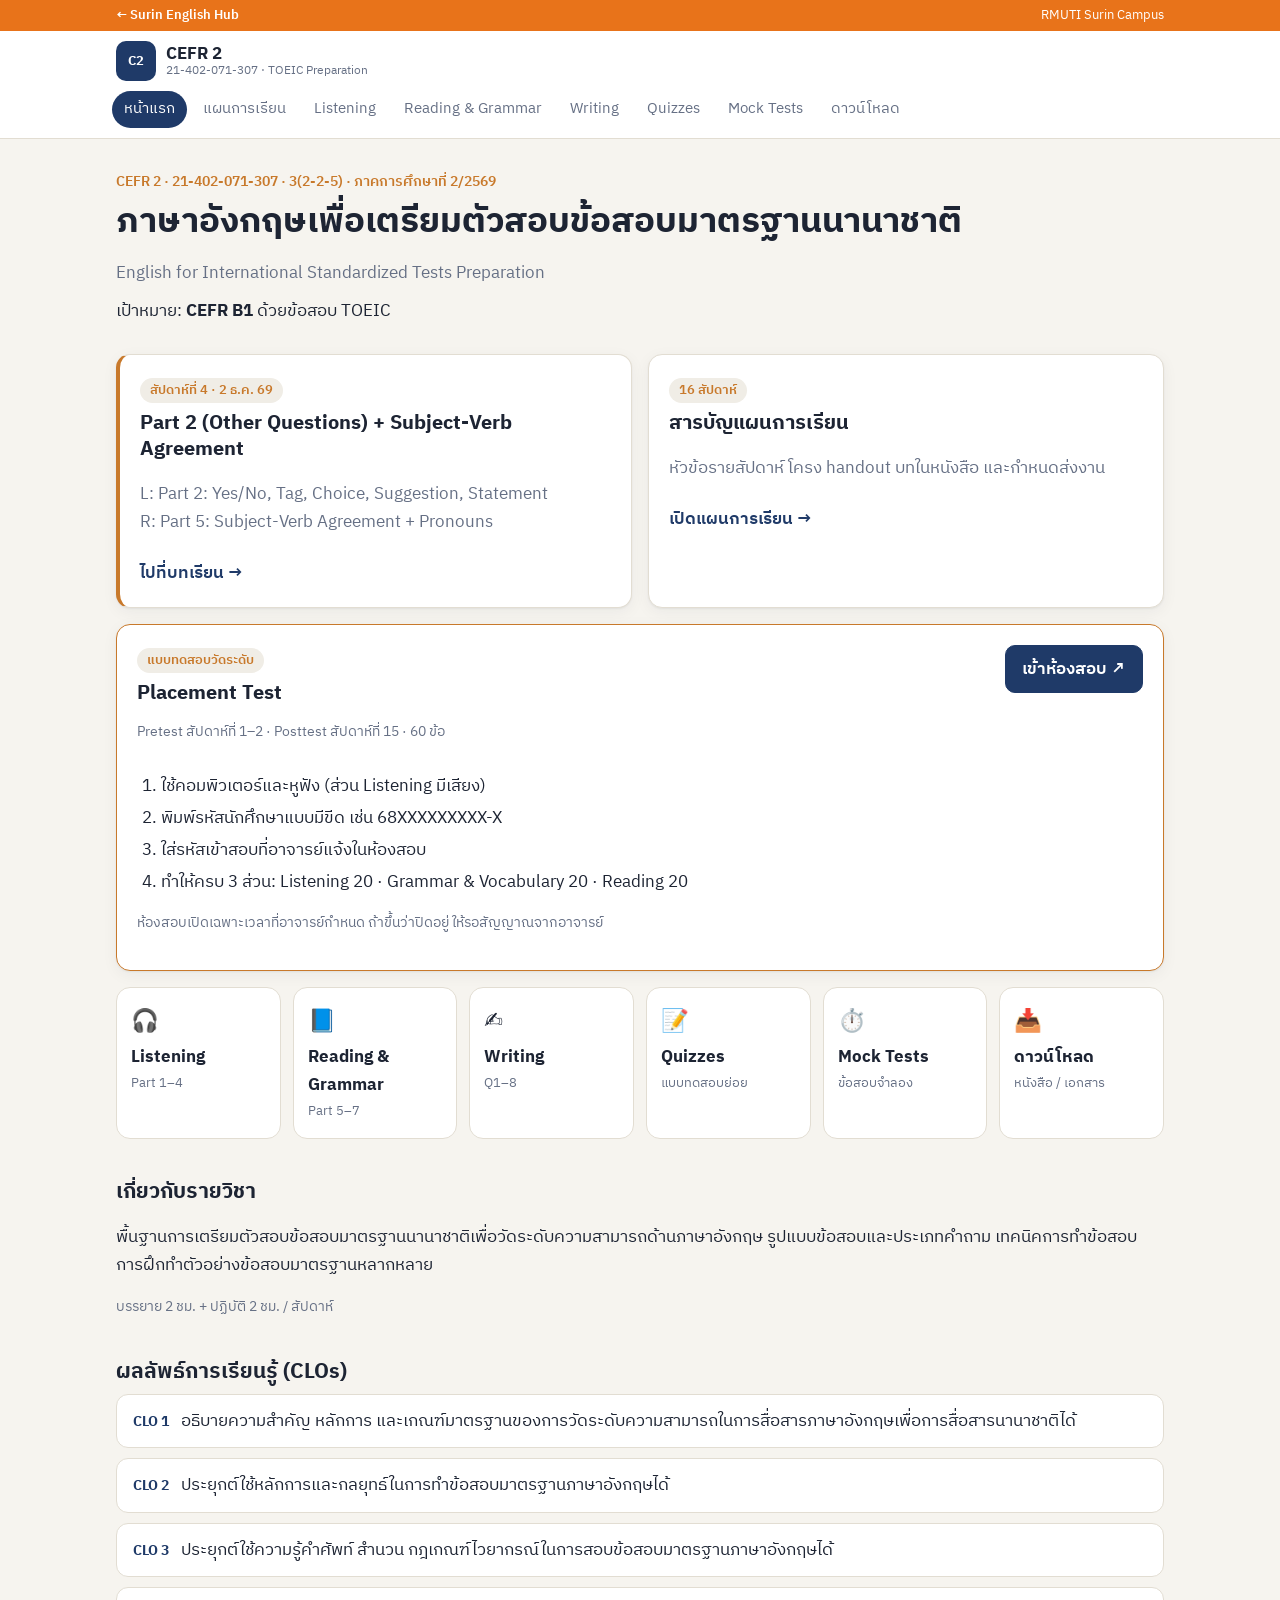
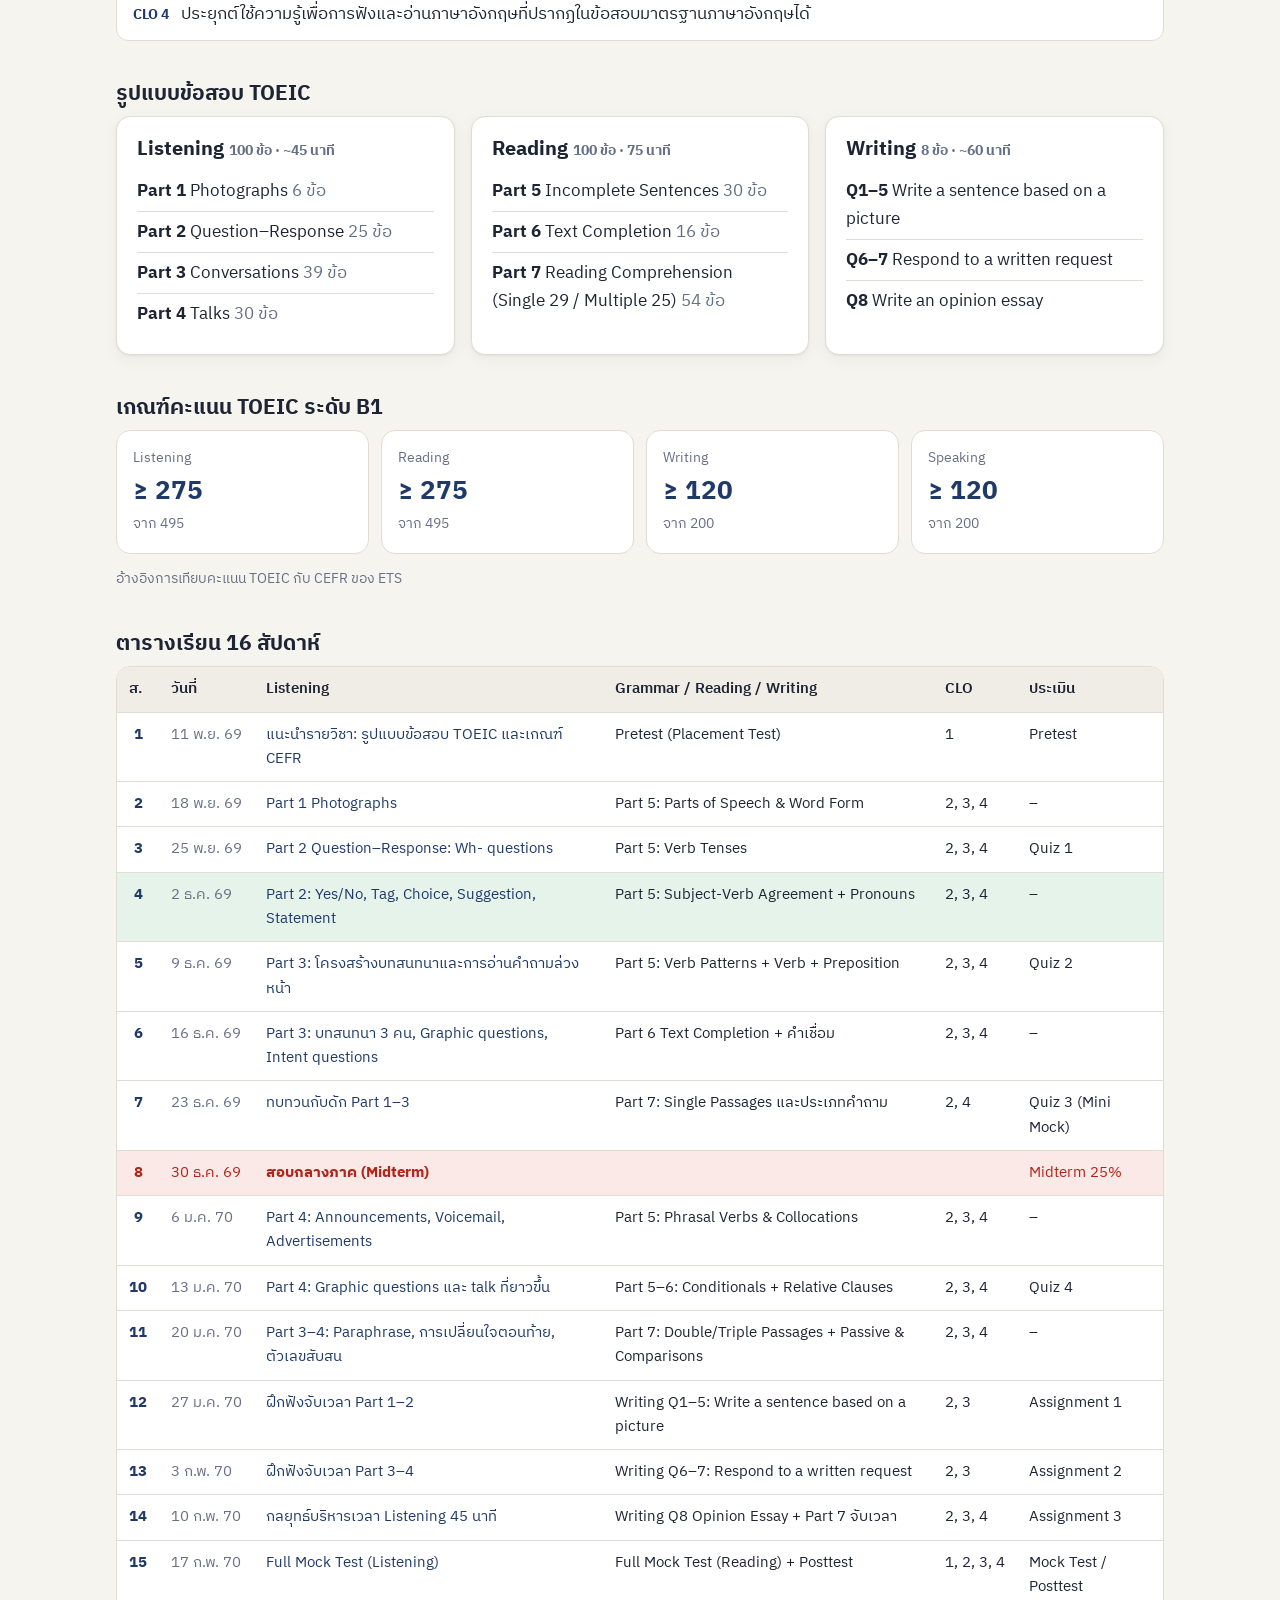
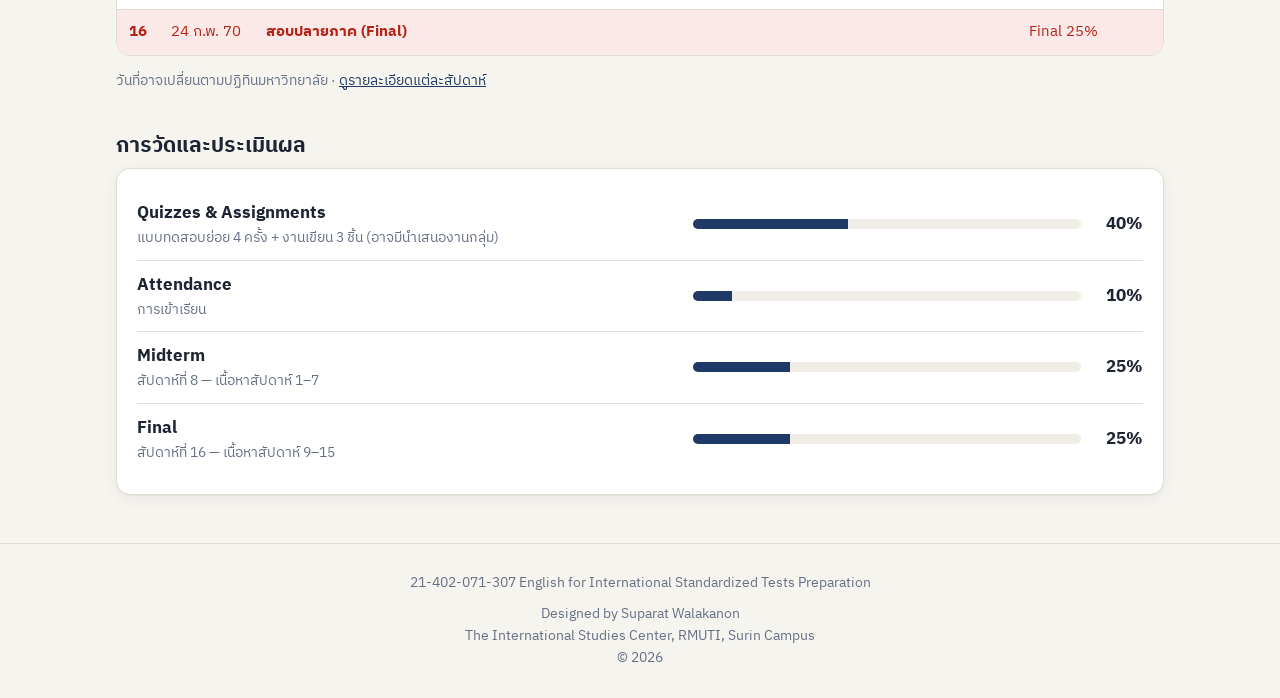
<file: index.html>
<!doctype html>
<html lang="th">
<head>
  <meta charset="utf-8">
  <meta name="viewport" content="width=device-width, initial-scale=1">
  <meta name="robots" content="noindex">
  <meta name="author" content="Suparat Walakanon, The International Studies Center, RMUTI, Surin Campus">
  <title>CEFR 2 · Surin English Hub</title>
  <meta name="description" content="เว็บรายวิชา 21-402-071-307 English for International Standardized Tests Preparation (TOEIC)">
  <link rel="preconnect" href="https://fonts.googleapis.com">
  <link rel="preconnect" href="https://fonts.gstatic.com" crossorigin>
  <link href="https://fonts.googleapis.com/css2?family=IBM+Plex+Sans+Thai:wght@400;500;600;700&display=swap" rel="stylesheet">
  <link rel="stylesheet" href="css/course.css?v=20261119a">
  <link rel="icon" href="data:image/svg+xml,%3Csvg xmlns='http://www.w3.org/2000/svg' viewBox='0 0 32 32'%3E%3Crect width='32' height='32' rx='7' fill='%231f3a68'/%3E%3Ctext x='16' y='21' font-family='Arial' font-size='11' font-weight='700' fill='white' text-anchor='middle'%3ECEFR2%3C/text%3E%3C/svg%3E">
</head>
<body data-page="home">
  <header id="site-header"></header>
  <main id="app" class="app"><p class="muted">กำลังโหลด…</p></main>
  <footer id="site-footer" class="footer"></footer>
  <script src="js/course-data.js?v=20261119a"></script>
  <script src="js/course.js?v=20261119a"></script>
</body>
</html>
</file>
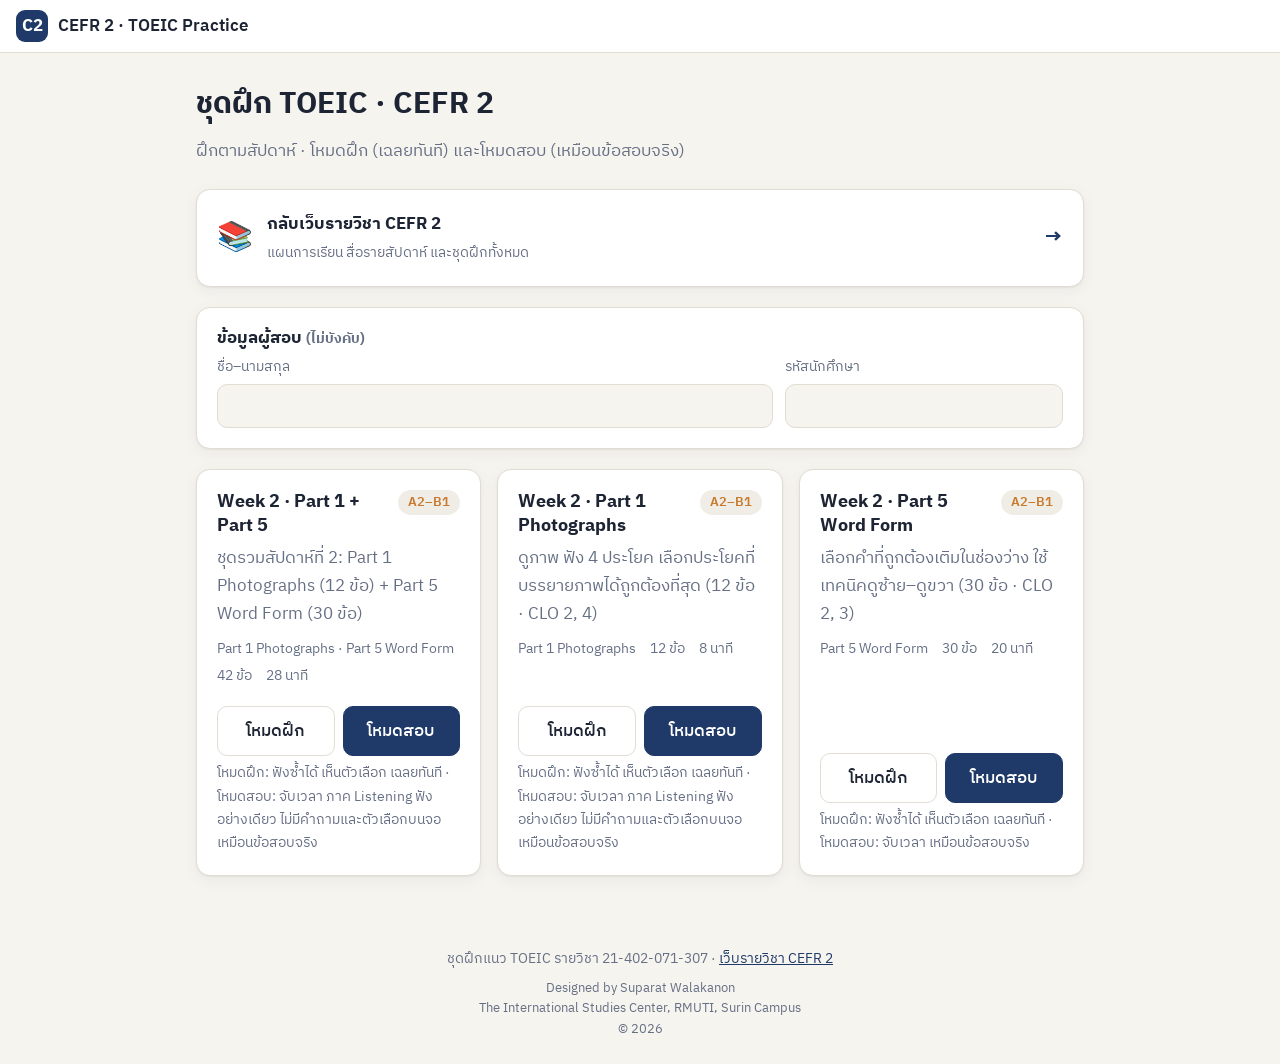
<file: practice/index.html>
<!doctype html>
<html lang="th">
<head>
  <meta charset="utf-8">
  <meta name="author" content="Suparat Walakanon, The International Studies Center, RMUTI, Surin Campus">
  <meta name="viewport" content="width=device-width, initial-scale=1">
  <title>CEFR 2 · TOEIC Practice</title>
  <meta name="description" content="ชุดฝึกแนว TOEIC รายวิชา CEFR 2 มทร.อีสาน วิทยาเขตสุรินทร์">
  <link rel="preconnect" href="https://fonts.googleapis.com">
  <link rel="preconnect" href="https://fonts.gstatic.com" crossorigin>
  <link href="https://fonts.googleapis.com/css2?family=IBM+Plex+Sans+Thai:wght@400;500;600;700&display=swap" rel="stylesheet">
  <link rel="stylesheet" href="css/style.css?v=20261119a">
</head>
<body>
  <header class="topbar">
    <a href="#/" class="brand">
      <span class="brand-mark" aria-hidden="true">C2</span>
      <span>CEFR 2 · TOEIC Practice</span>
    </a>
    <div id="topbar-extra" class="topbar-extra"></div>
  </header>

  <main id="app" class="app" aria-live="polite">
    <p class="muted">กำลังโหลด…</p>
  </main>

  <footer class="footer">
    <span>ชุดฝึกแนว TOEIC รายวิชา 21-402-071-307 · <a href="../">เว็บรายวิชา CEFR 2</a></span>
    <span class="credit">Designed by Suparat Walakanon<br>The International Studies Center, RMUTI, Surin Campus<br>© 2026</span>
  </footer>

  <script src="js/config.js?v=20261119a"></script>
  <script src="js/app.js?v=20261119a"></script>
</body>
</html>
</file>
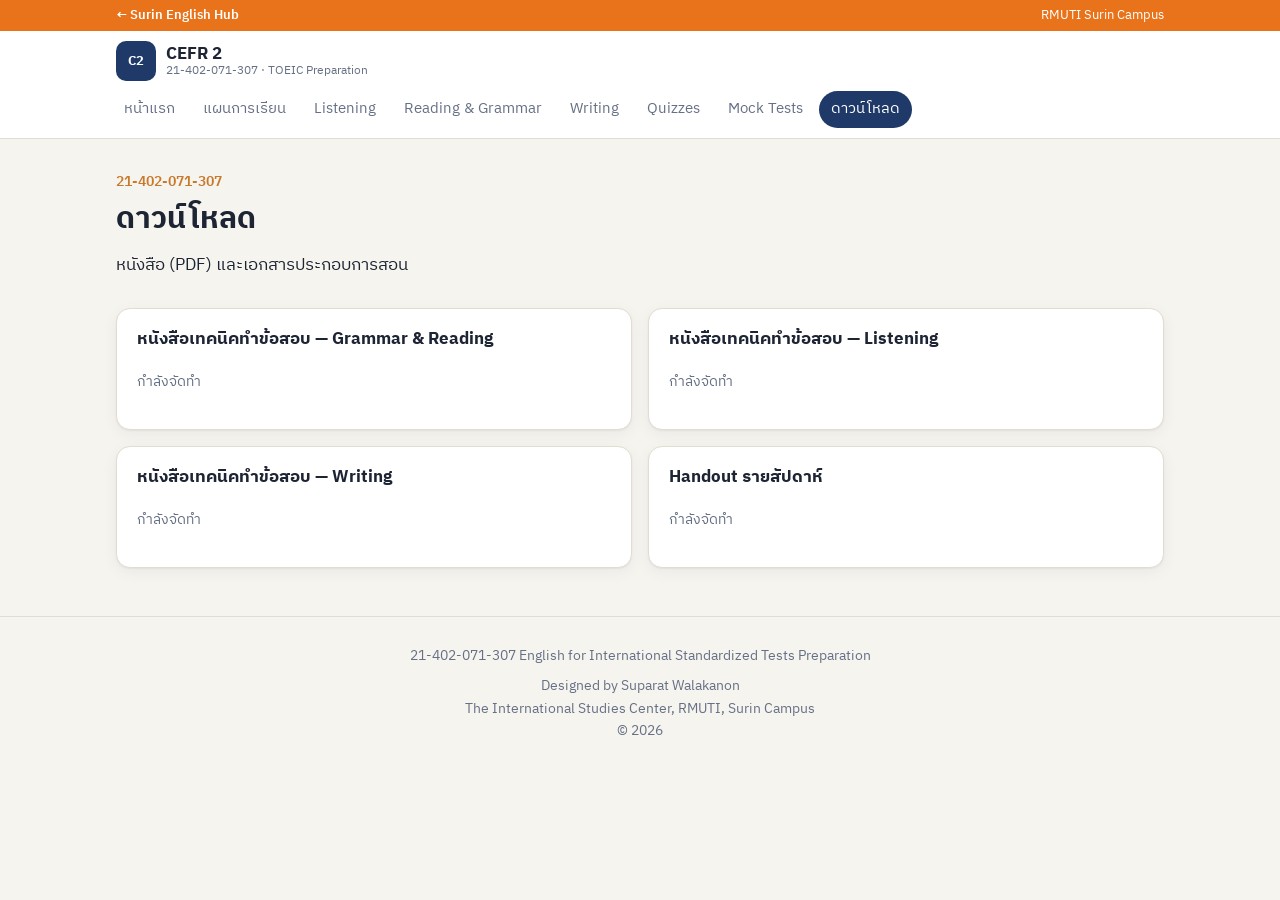
<file: downloads.html>
<!doctype html>
<html lang="th">
<head>
  <meta charset="utf-8">
  <meta name="viewport" content="width=device-width, initial-scale=1">
  <meta name="robots" content="noindex">
  <meta name="author" content="Suparat Walakanon, The International Studies Center, RMUTI, Surin Campus">
  <title>ดาวน์โหลด · CEFR 2 · Surin English Hub</title>
  <meta name="description" content="เว็บรายวิชา 21-402-071-307 English for International Standardized Tests Preparation (TOEIC)">
  <link rel="preconnect" href="https://fonts.googleapis.com">
  <link rel="preconnect" href="https://fonts.gstatic.com" crossorigin>
  <link href="https://fonts.googleapis.com/css2?family=IBM+Plex+Sans+Thai:wght@400;500;600;700&display=swap" rel="stylesheet">
  <link rel="stylesheet" href="css/course.css?v=20261119a">
  <link rel="icon" href="data:image/svg+xml,%3Csvg xmlns='http://www.w3.org/2000/svg' viewBox='0 0 32 32'%3E%3Crect width='32' height='32' rx='7' fill='%231f3a68'/%3E%3Ctext x='16' y='21' font-family='Arial' font-size='11' font-weight='700' fill='white' text-anchor='middle'%3ECEFR2%3C/text%3E%3C/svg%3E">
</head>
<body data-page="section" data-section="downloads">
  <header id="site-header"></header>
  <main id="app" class="app"><p class="muted">กำลังโหลด…</p></main>
  <footer id="site-footer" class="footer"></footer>
  <script src="js/course-data.js?v=20261119a"></script>
  <script src="js/course.js?v=20261119a"></script>
</body>
</html>
</file>
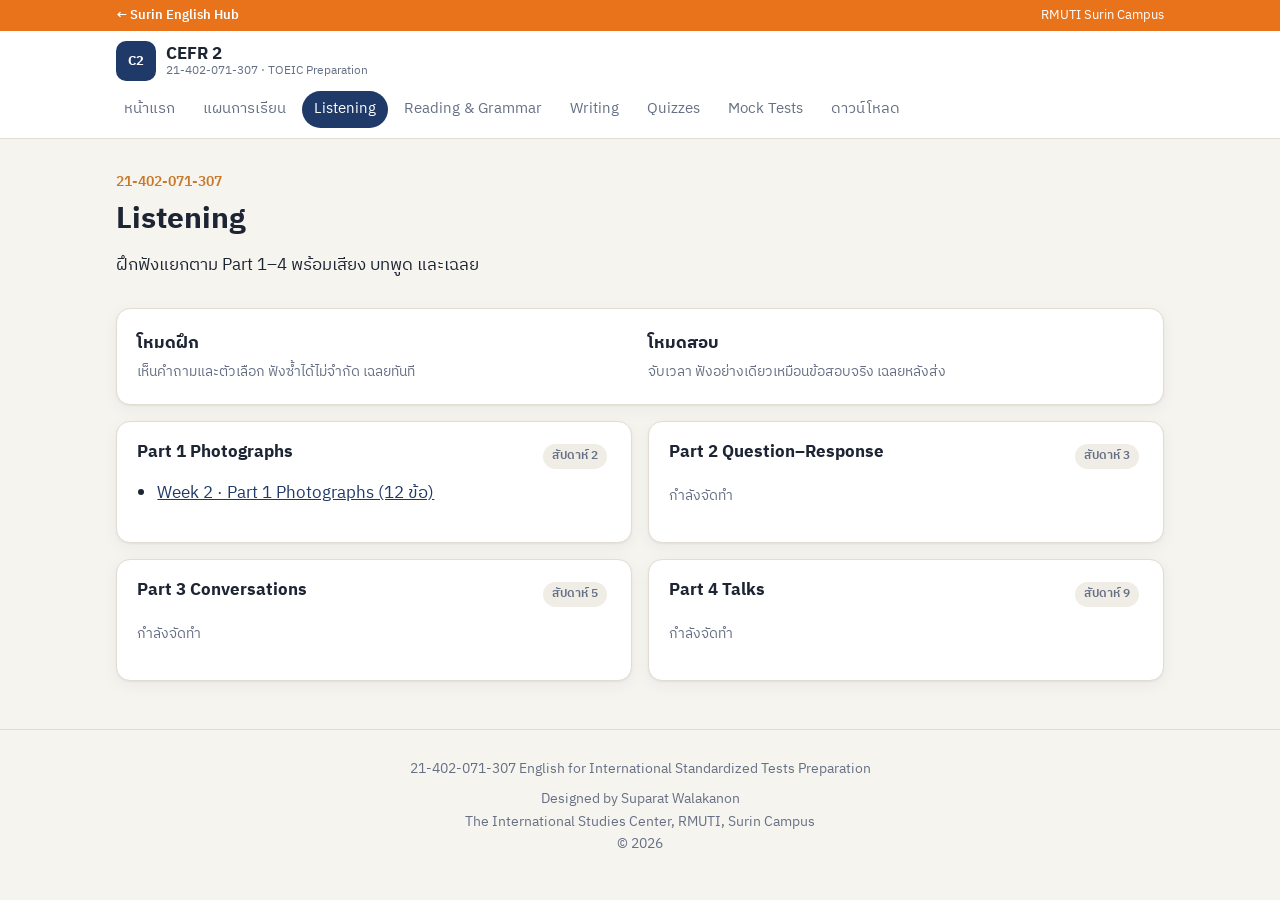
<file: listening.html>
<!doctype html>
<html lang="th">
<head>
  <meta charset="utf-8">
  <meta name="viewport" content="width=device-width, initial-scale=1">
  <meta name="robots" content="noindex">
  <meta name="author" content="Suparat Walakanon, The International Studies Center, RMUTI, Surin Campus">
  <title>Listening · CEFR 2 · Surin English Hub</title>
  <meta name="description" content="เว็บรายวิชา 21-402-071-307 English for International Standardized Tests Preparation (TOEIC)">
  <link rel="preconnect" href="https://fonts.googleapis.com">
  <link rel="preconnect" href="https://fonts.gstatic.com" crossorigin>
  <link href="https://fonts.googleapis.com/css2?family=IBM+Plex+Sans+Thai:wght@400;500;600;700&display=swap" rel="stylesheet">
  <link rel="stylesheet" href="css/course.css?v=20261119a">
  <link rel="icon" href="data:image/svg+xml,%3Csvg xmlns='http://www.w3.org/2000/svg' viewBox='0 0 32 32'%3E%3Crect width='32' height='32' rx='7' fill='%231f3a68'/%3E%3Ctext x='16' y='21' font-family='Arial' font-size='11' font-weight='700' fill='white' text-anchor='middle'%3ECEFR2%3C/text%3E%3C/svg%3E">
</head>
<body data-page="section" data-section="listening">
  <header id="site-header"></header>
  <main id="app" class="app"><p class="muted">กำลังโหลด…</p></main>
  <footer id="site-footer" class="footer"></footer>
  <script src="js/course-data.js?v=20261119a"></script>
  <script src="js/course.js?v=20261119a"></script>
</body>
</html>
</file>
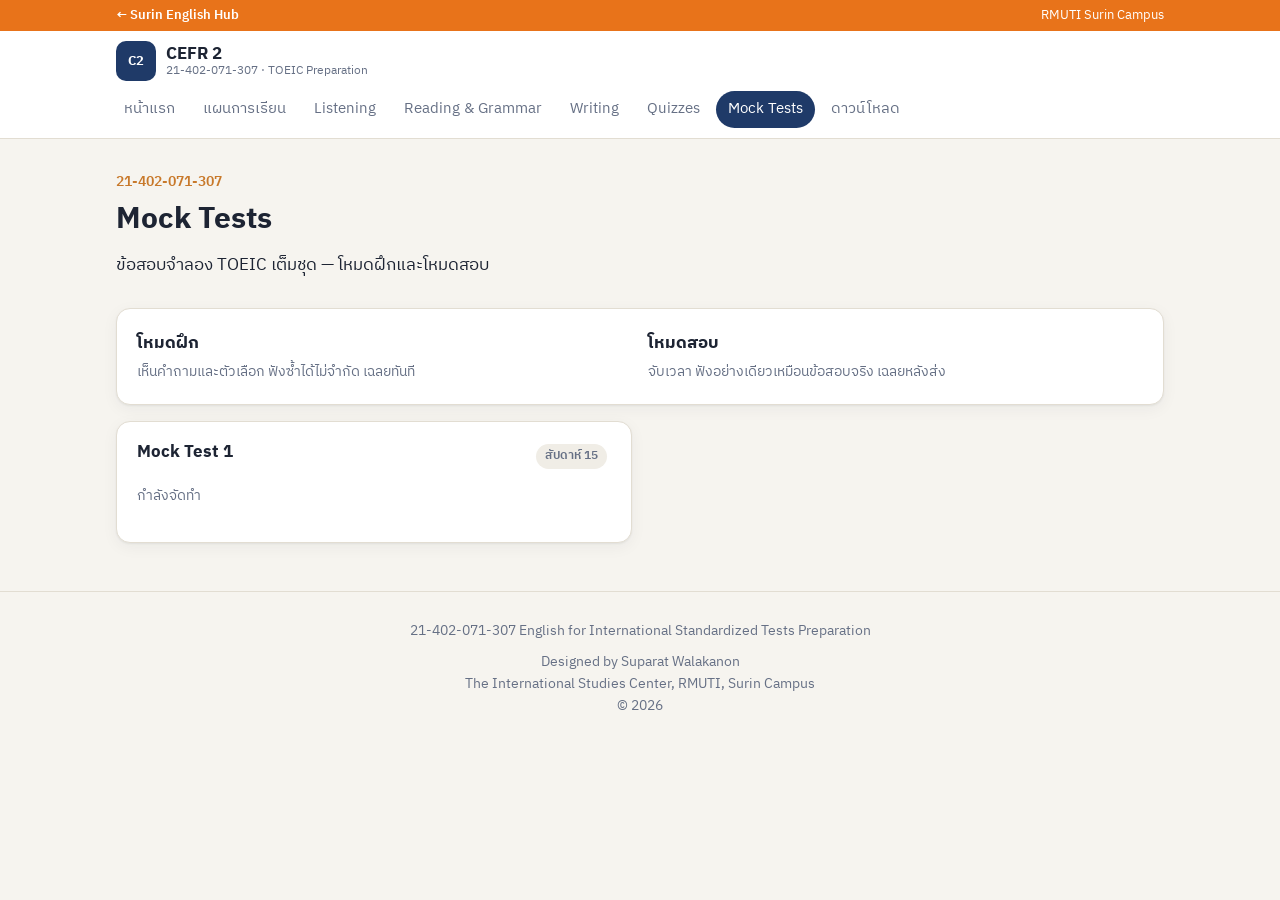
<file: mock-tests.html>
<!doctype html>
<html lang="th">
<head>
  <meta charset="utf-8">
  <meta name="viewport" content="width=device-width, initial-scale=1">
  <meta name="robots" content="noindex">
  <meta name="author" content="Suparat Walakanon, The International Studies Center, RMUTI, Surin Campus">
  <title>Mock Tests · CEFR 2 · Surin English Hub</title>
  <meta name="description" content="เว็บรายวิชา 21-402-071-307 English for International Standardized Tests Preparation (TOEIC)">
  <link rel="preconnect" href="https://fonts.googleapis.com">
  <link rel="preconnect" href="https://fonts.gstatic.com" crossorigin>
  <link href="https://fonts.googleapis.com/css2?family=IBM+Plex+Sans+Thai:wght@400;500;600;700&display=swap" rel="stylesheet">
  <link rel="stylesheet" href="css/course.css?v=20261119a">
  <link rel="icon" href="data:image/svg+xml,%3Csvg xmlns='http://www.w3.org/2000/svg' viewBox='0 0 32 32'%3E%3Crect width='32' height='32' rx='7' fill='%231f3a68'/%3E%3Ctext x='16' y='21' font-family='Arial' font-size='11' font-weight='700' fill='white' text-anchor='middle'%3ECEFR2%3C/text%3E%3C/svg%3E">
</head>
<body data-page="section" data-section="mock">
  <header id="site-header"></header>
  <main id="app" class="app"><p class="muted">กำลังโหลด…</p></main>
  <footer id="site-footer" class="footer"></footer>
  <script src="js/course-data.js?v=20261119a"></script>
  <script src="js/course.js?v=20261119a"></script>
</body>
</html>
</file>
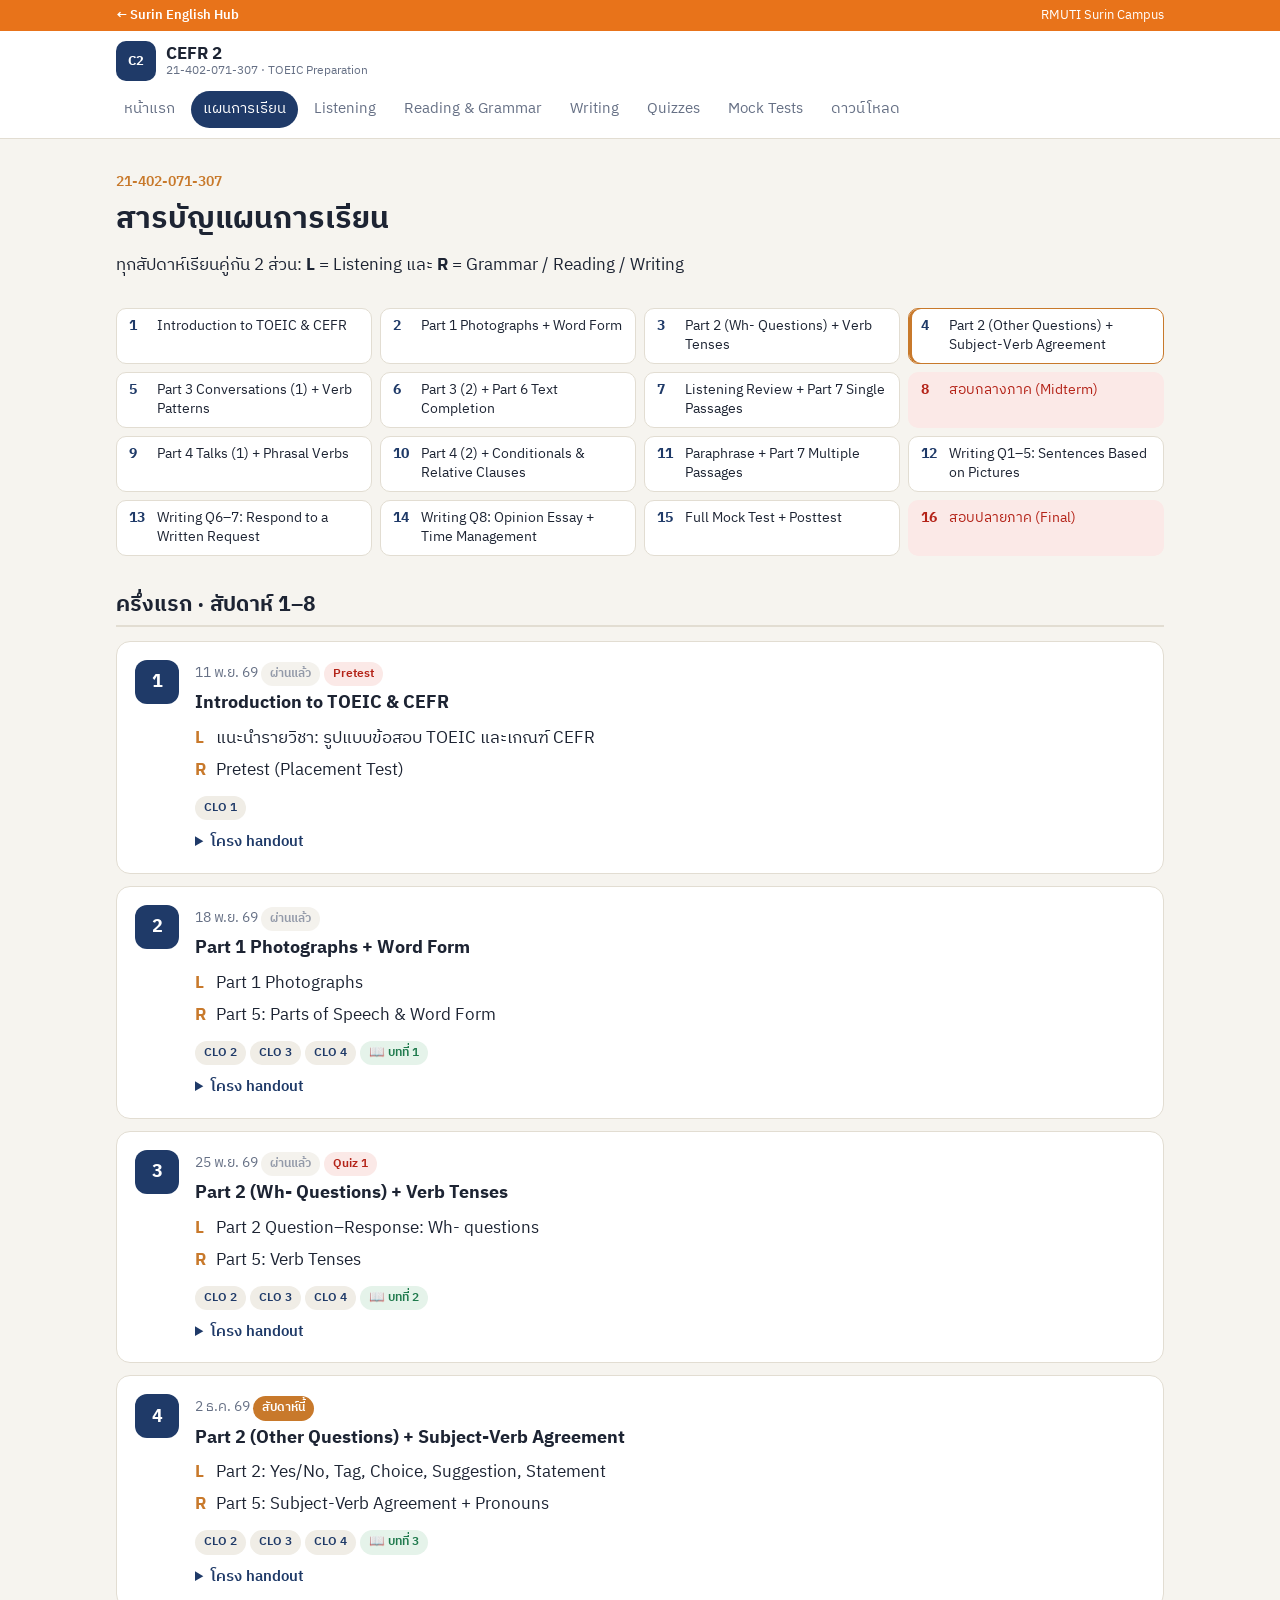
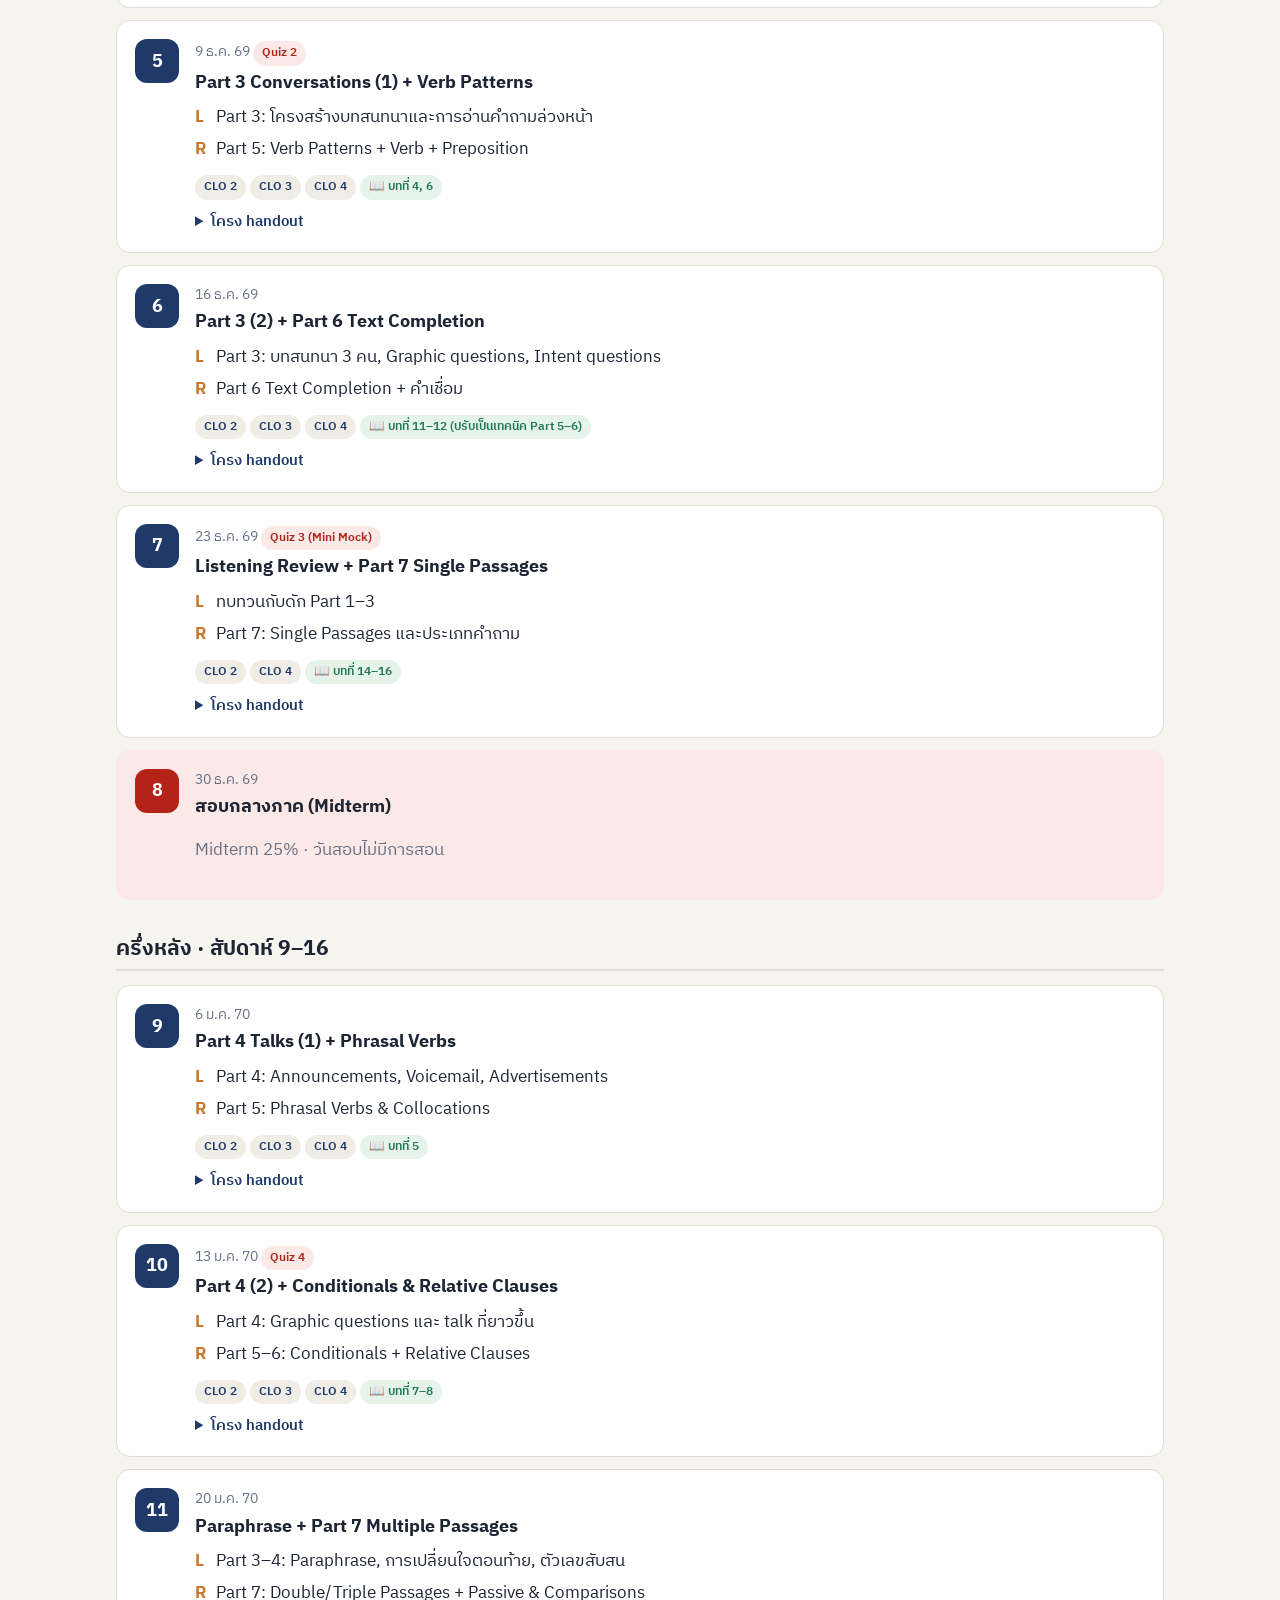
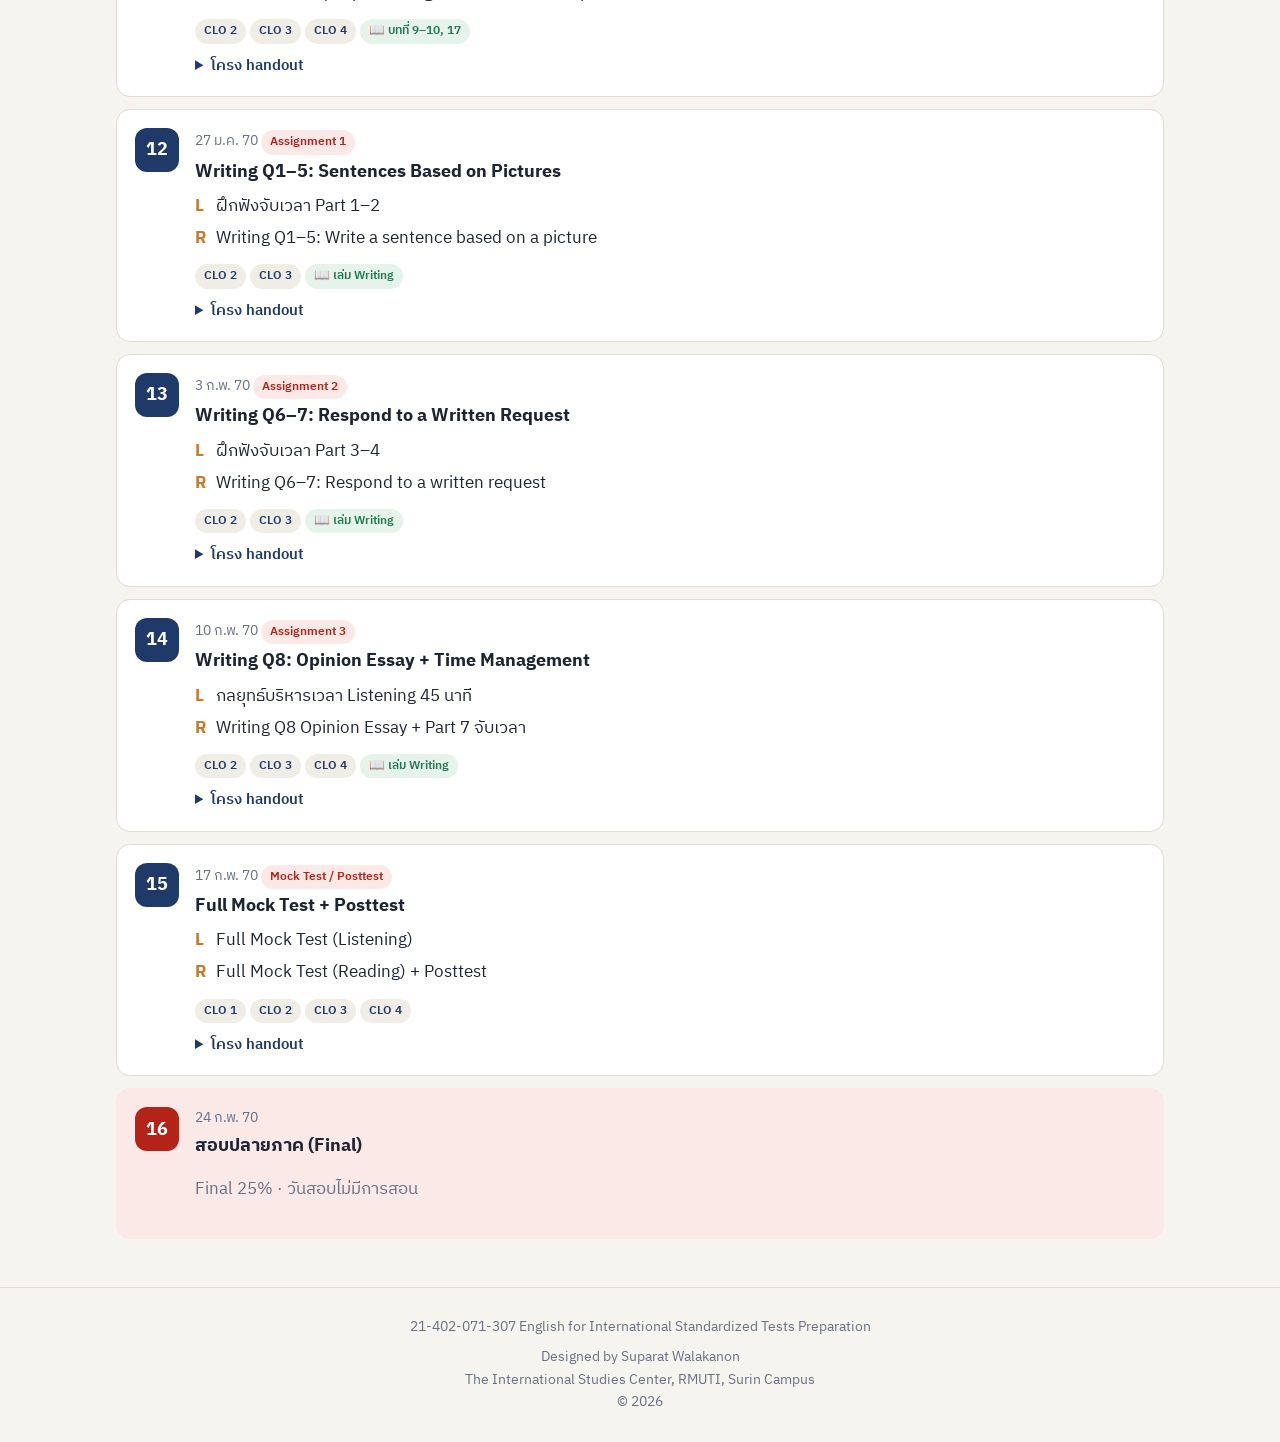
<file: plan.html>
<!doctype html>
<html lang="th">
<head>
  <meta charset="utf-8">
  <meta name="viewport" content="width=device-width, initial-scale=1">
  <meta name="robots" content="noindex">
  <meta name="author" content="Suparat Walakanon, The International Studies Center, RMUTI, Surin Campus">
  <title>แผนการเรียน · CEFR 2 · Surin English Hub</title>
  <meta name="description" content="เว็บรายวิชา 21-402-071-307 English for International Standardized Tests Preparation (TOEIC)">
  <link rel="preconnect" href="https://fonts.googleapis.com">
  <link rel="preconnect" href="https://fonts.gstatic.com" crossorigin>
  <link href="https://fonts.googleapis.com/css2?family=IBM+Plex+Sans+Thai:wght@400;500;600;700&display=swap" rel="stylesheet">
  <link rel="stylesheet" href="css/course.css?v=20261119a">
  <link rel="icon" href="data:image/svg+xml,%3Csvg xmlns='http://www.w3.org/2000/svg' viewBox='0 0 32 32'%3E%3Crect width='32' height='32' rx='7' fill='%231f3a68'/%3E%3Ctext x='16' y='21' font-family='Arial' font-size='11' font-weight='700' fill='white' text-anchor='middle'%3ECEFR2%3C/text%3E%3C/svg%3E">
</head>
<body data-page="plan">
  <header id="site-header"></header>
  <main id="app" class="app"><p class="muted">กำลังโหลด…</p></main>
  <footer id="site-footer" class="footer"></footer>
  <script src="js/course-data.js?v=20261119a"></script>
  <script src="js/course.js?v=20261119a"></script>
</body>
</html>
</file>
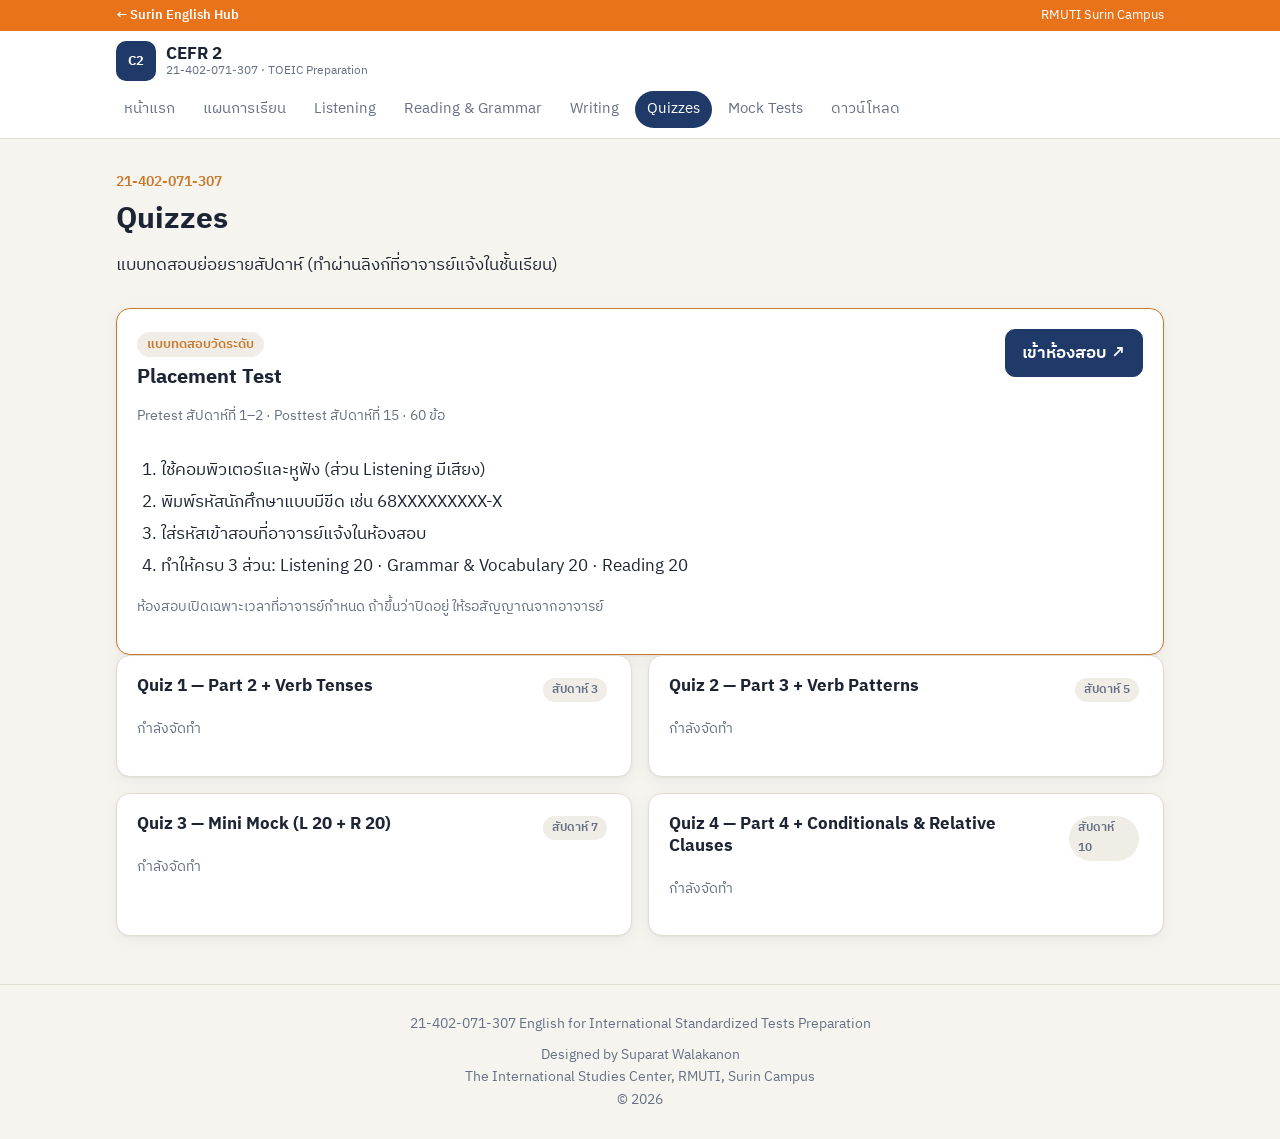
<file: quizzes.html>
<!doctype html>
<html lang="th">
<head>
  <meta charset="utf-8">
  <meta name="viewport" content="width=device-width, initial-scale=1">
  <meta name="robots" content="noindex">
  <meta name="author" content="Suparat Walakanon, The International Studies Center, RMUTI, Surin Campus">
  <title>Quizzes · CEFR 2 · Surin English Hub</title>
  <meta name="description" content="เว็บรายวิชา 21-402-071-307 English for International Standardized Tests Preparation (TOEIC)">
  <link rel="preconnect" href="https://fonts.googleapis.com">
  <link rel="preconnect" href="https://fonts.gstatic.com" crossorigin>
  <link href="https://fonts.googleapis.com/css2?family=IBM+Plex+Sans+Thai:wght@400;500;600;700&display=swap" rel="stylesheet">
  <link rel="stylesheet" href="css/course.css?v=20261119a">
  <link rel="icon" href="data:image/svg+xml,%3Csvg xmlns='http://www.w3.org/2000/svg' viewBox='0 0 32 32'%3E%3Crect width='32' height='32' rx='7' fill='%231f3a68'/%3E%3Ctext x='16' y='21' font-family='Arial' font-size='11' font-weight='700' fill='white' text-anchor='middle'%3ECEFR2%3C/text%3E%3C/svg%3E">
</head>
<body data-page="section" data-section="quizzes">
  <header id="site-header"></header>
  <main id="app" class="app"><p class="muted">กำลังโหลด…</p></main>
  <footer id="site-footer" class="footer"></footer>
  <script src="js/course-data.js?v=20261119a"></script>
  <script src="js/course.js?v=20261119a"></script>
</body>
</html>
</file>
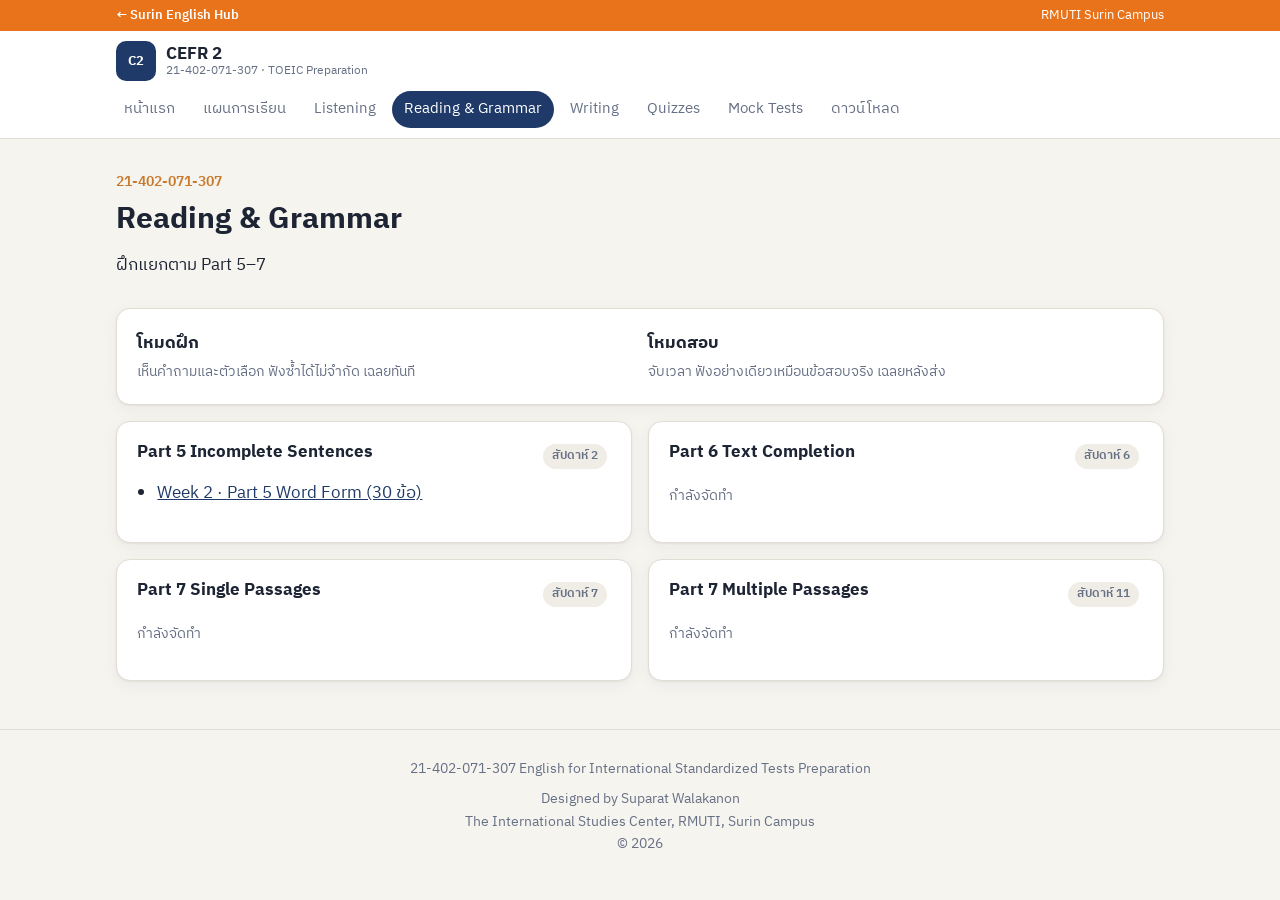
<file: reading.html>
<!doctype html>
<html lang="th">
<head>
  <meta charset="utf-8">
  <meta name="viewport" content="width=device-width, initial-scale=1">
  <meta name="robots" content="noindex">
  <meta name="author" content="Suparat Walakanon, The International Studies Center, RMUTI, Surin Campus">
  <title>Reading & Grammar · CEFR 2 · Surin English Hub</title>
  <meta name="description" content="เว็บรายวิชา 21-402-071-307 English for International Standardized Tests Preparation (TOEIC)">
  <link rel="preconnect" href="https://fonts.googleapis.com">
  <link rel="preconnect" href="https://fonts.gstatic.com" crossorigin>
  <link href="https://fonts.googleapis.com/css2?family=IBM+Plex+Sans+Thai:wght@400;500;600;700&display=swap" rel="stylesheet">
  <link rel="stylesheet" href="css/course.css?v=20261119a">
  <link rel="icon" href="data:image/svg+xml,%3Csvg xmlns='http://www.w3.org/2000/svg' viewBox='0 0 32 32'%3E%3Crect width='32' height='32' rx='7' fill='%231f3a68'/%3E%3Ctext x='16' y='21' font-family='Arial' font-size='11' font-weight='700' fill='white' text-anchor='middle'%3ECEFR2%3C/text%3E%3C/svg%3E">
</head>
<body data-page="section" data-section="reading">
  <header id="site-header"></header>
  <main id="app" class="app"><p class="muted">กำลังโหลด…</p></main>
  <footer id="site-footer" class="footer"></footer>
  <script src="js/course-data.js?v=20261119a"></script>
  <script src="js/course.js?v=20261119a"></script>
</body>
</html>
</file>
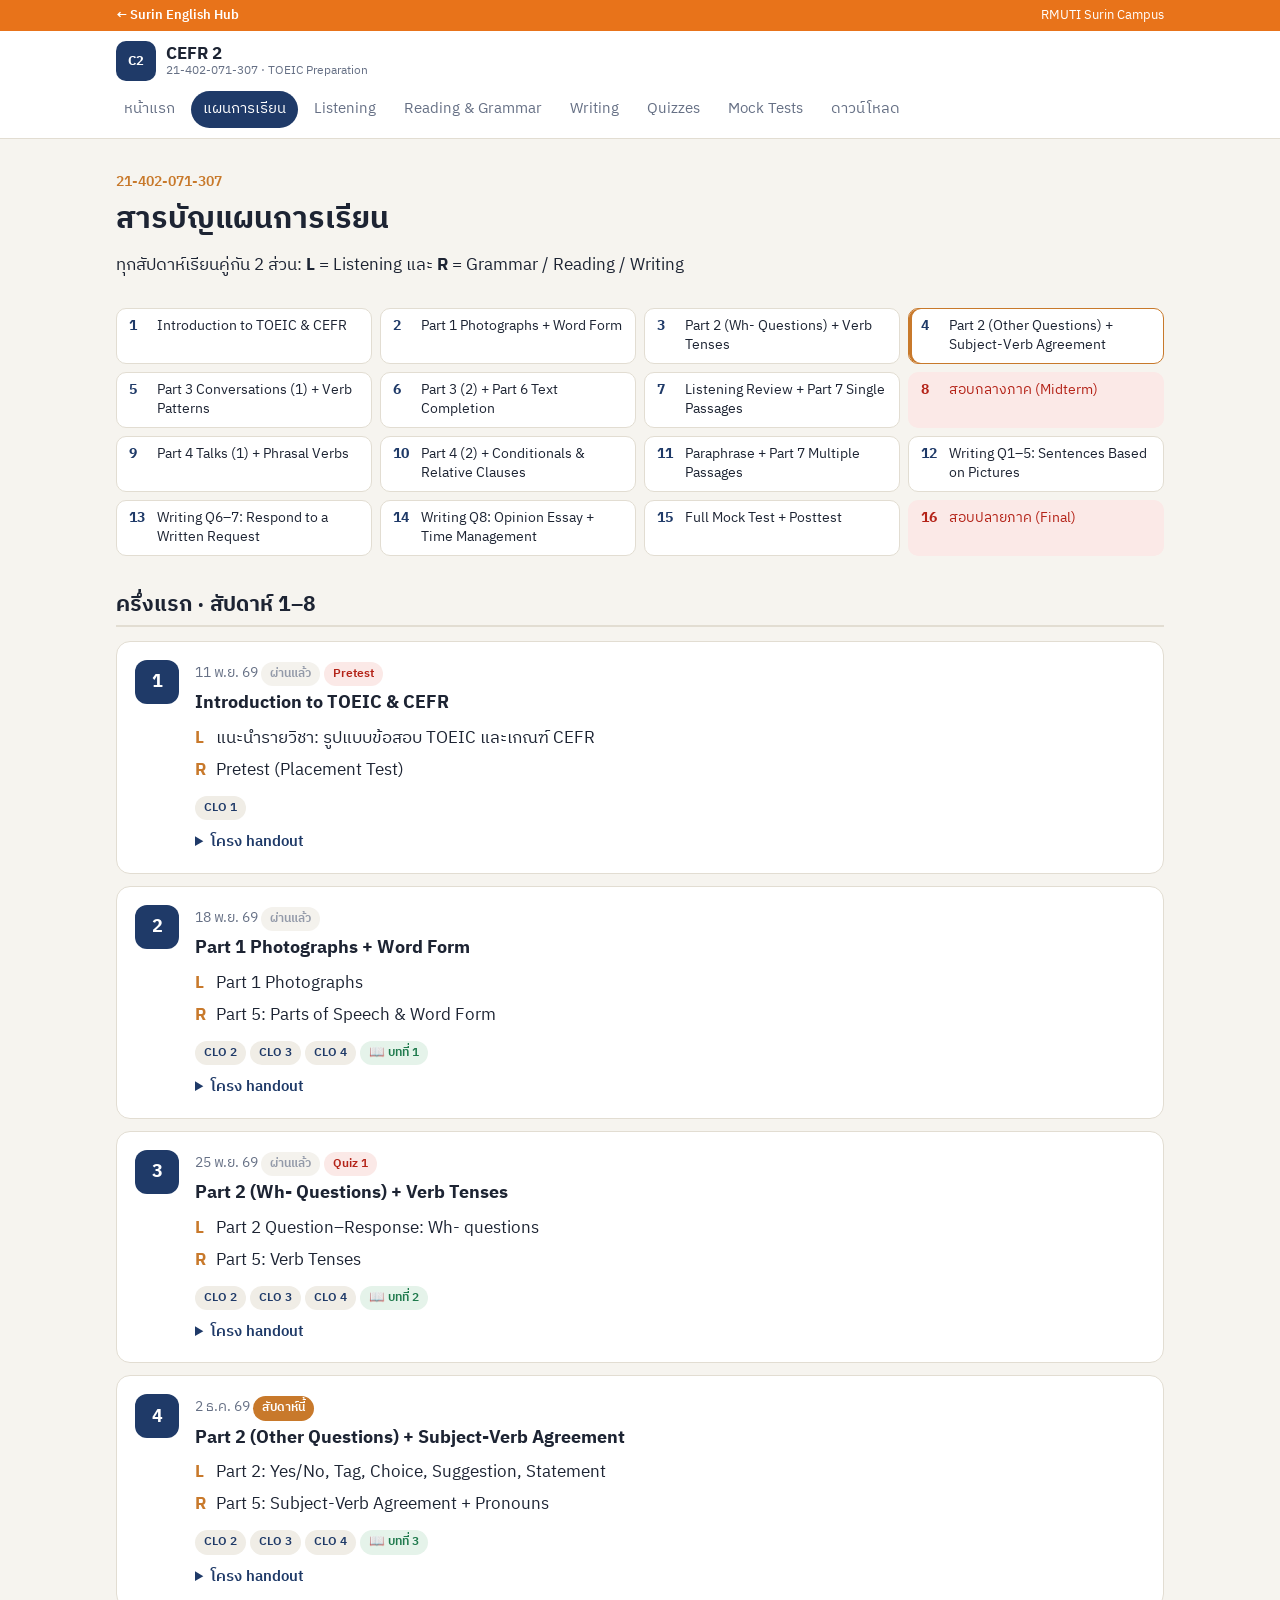
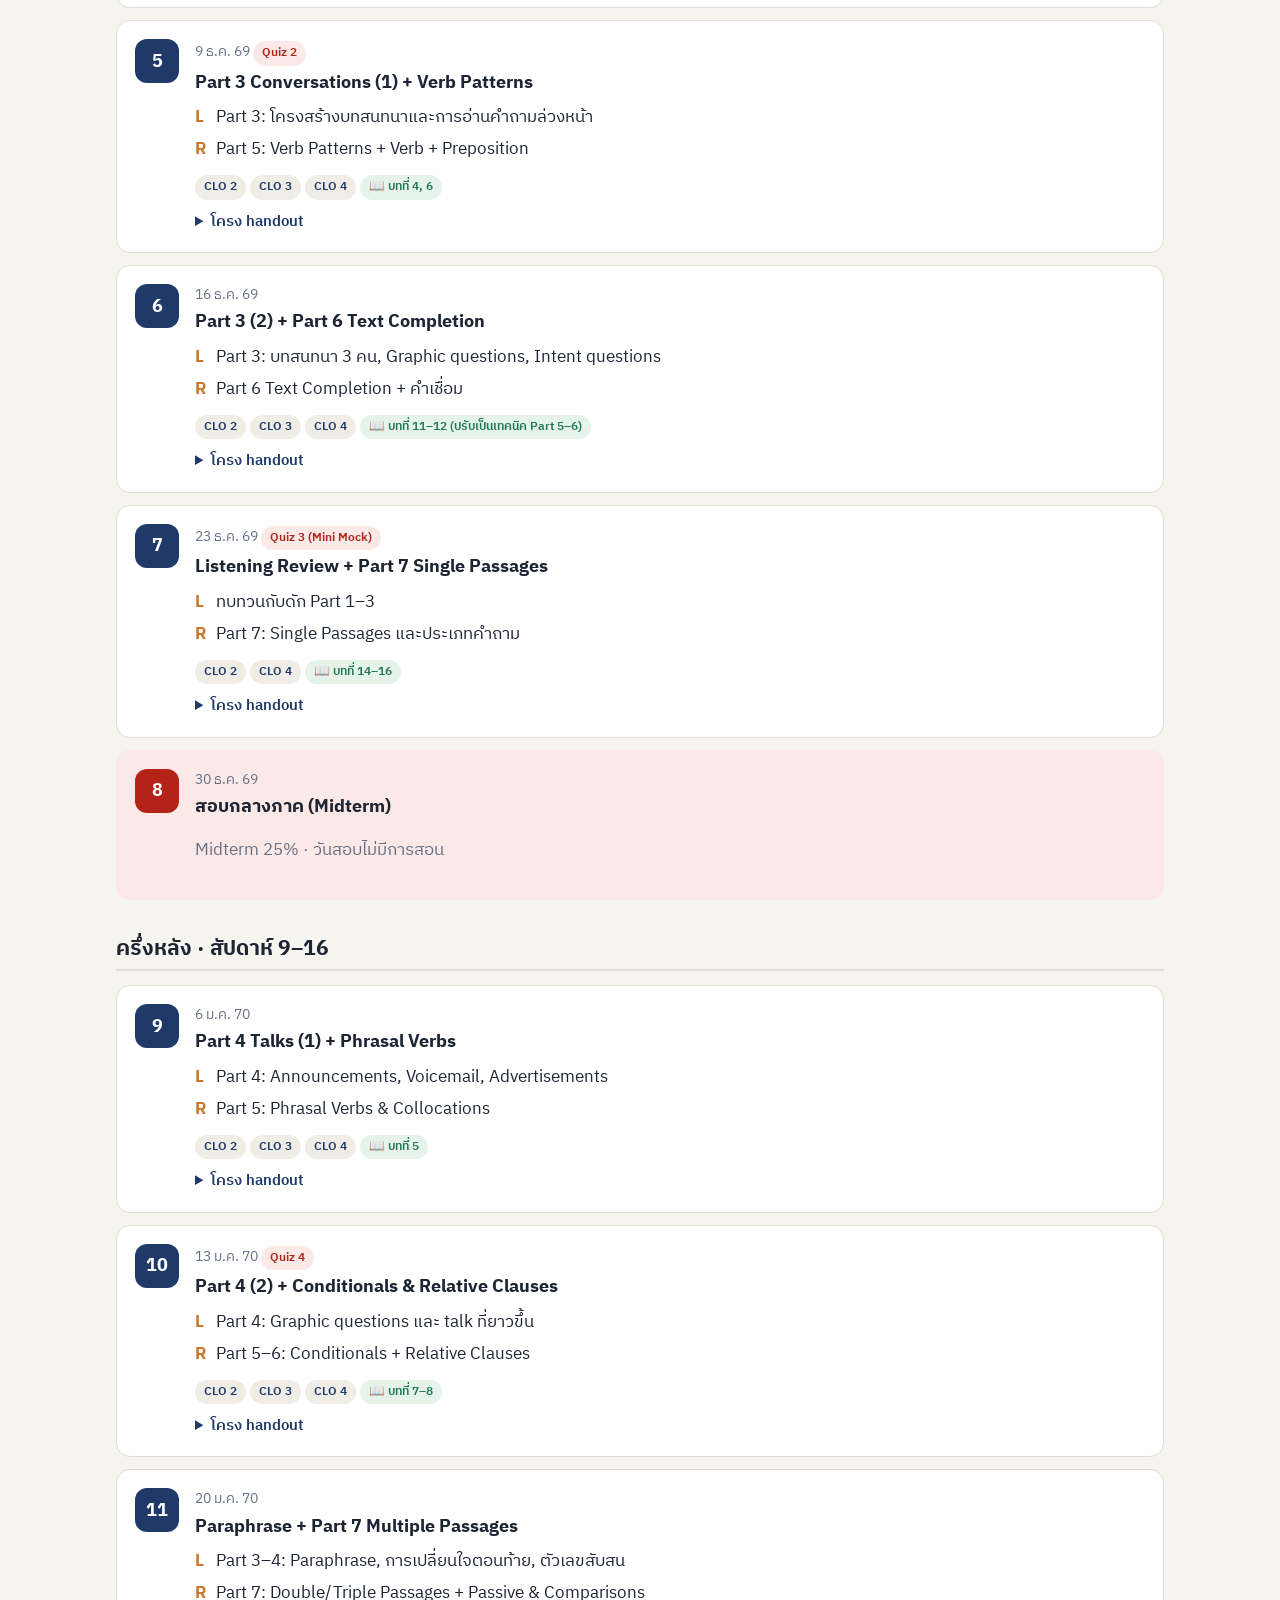
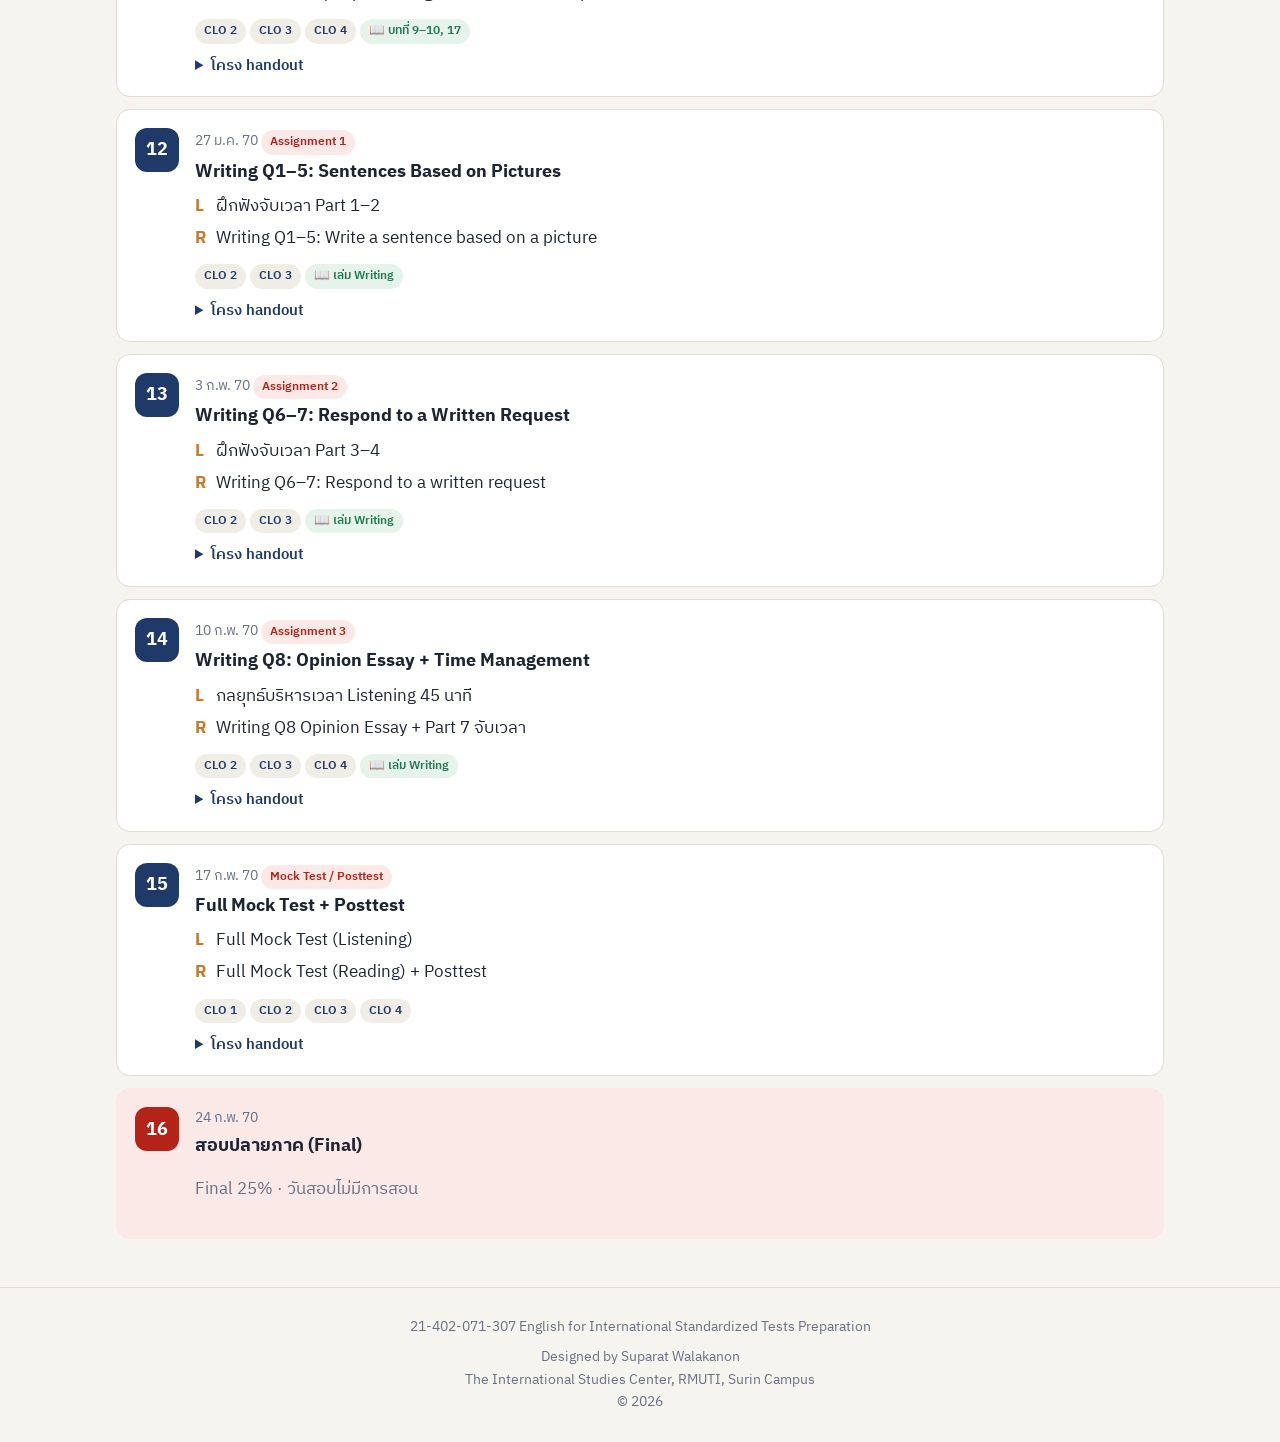
<file: week.html>
<!doctype html>
<html lang="th">
<head>
  <meta charset="utf-8">
  <meta name="viewport" content="width=device-width, initial-scale=1">
  <meta name="robots" content="noindex">
  <meta name="author" content="Suparat Walakanon, The International Studies Center, RMUTI, Surin Campus">
  <title>บทเรียนรายสัปดาห์ · CEFR 2 · Surin English Hub</title>
  <meta name="description" content="เว็บรายวิชา 21-402-071-307 English for International Standardized Tests Preparation (TOEIC)">
  <link rel="preconnect" href="https://fonts.googleapis.com">
  <link rel="preconnect" href="https://fonts.gstatic.com" crossorigin>
  <link href="https://fonts.googleapis.com/css2?family=IBM+Plex+Sans+Thai:wght@400;500;600;700&display=swap" rel="stylesheet">
  <link rel="stylesheet" href="css/course.css?v=20261119a">
  <link rel="icon" href="data:image/svg+xml,%3Csvg xmlns='http://www.w3.org/2000/svg' viewBox='0 0 32 32'%3E%3Crect width='32' height='32' rx='7' fill='%231f3a68'/%3E%3Ctext x='16' y='21' font-family='Arial' font-size='11' font-weight='700' fill='white' text-anchor='middle'%3ECEFR2%3C/text%3E%3C/svg%3E">
</head>
<body data-page="week">
  <header id="site-header"></header>
  <main id="app" class="app"><p class="muted">กำลังโหลด…</p></main>
  <footer id="site-footer" class="footer"></footer>
  <script src="js/course-data.js?v=20261119a"></script>
  <script src="js/course.js?v=20261119a"></script>
</body>
</html>
</file>
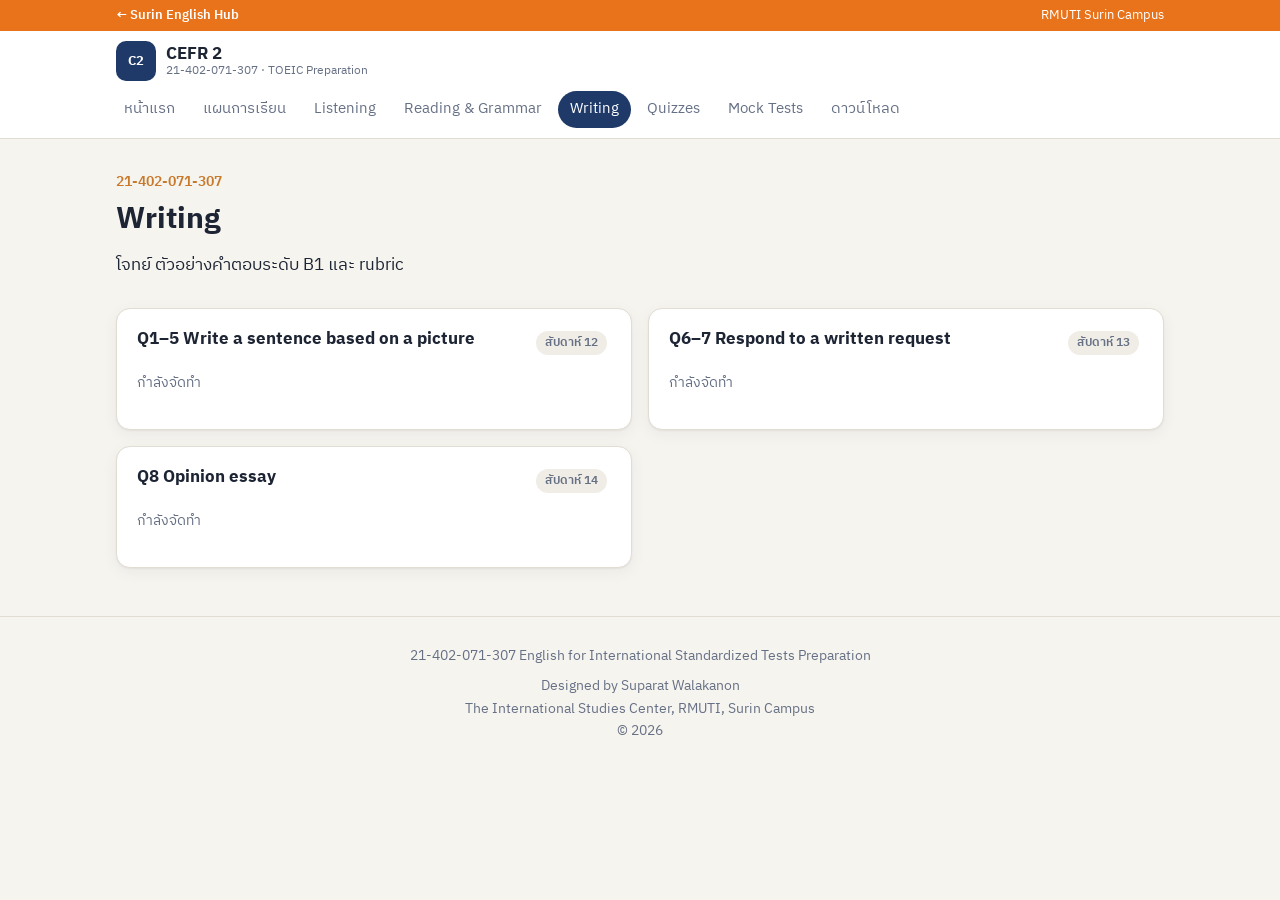
<file: writing.html>
<!doctype html>
<html lang="th">
<head>
  <meta charset="utf-8">
  <meta name="viewport" content="width=device-width, initial-scale=1">
  <meta name="robots" content="noindex">
  <meta name="author" content="Suparat Walakanon, The International Studies Center, RMUTI, Surin Campus">
  <title>Writing · CEFR 2 · Surin English Hub</title>
  <meta name="description" content="เว็บรายวิชา 21-402-071-307 English for International Standardized Tests Preparation (TOEIC)">
  <link rel="preconnect" href="https://fonts.googleapis.com">
  <link rel="preconnect" href="https://fonts.gstatic.com" crossorigin>
  <link href="https://fonts.googleapis.com/css2?family=IBM+Plex+Sans+Thai:wght@400;500;600;700&display=swap" rel="stylesheet">
  <link rel="stylesheet" href="css/course.css?v=20261119a">
  <link rel="icon" href="data:image/svg+xml,%3Csvg xmlns='http://www.w3.org/2000/svg' viewBox='0 0 32 32'%3E%3Crect width='32' height='32' rx='7' fill='%231f3a68'/%3E%3Ctext x='16' y='21' font-family='Arial' font-size='11' font-weight='700' fill='white' text-anchor='middle'%3ECEFR2%3C/text%3E%3C/svg%3E">
</head>
<body data-page="section" data-section="writing">
  <header id="site-header"></header>
  <main id="app" class="app"><p class="muted">กำลังโหลด…</p></main>
  <footer id="site-footer" class="footer"></footer>
  <script src="js/course-data.js?v=20261119a"></script>
  <script src="js/course.js?v=20261119a"></script>
</body>
</html>
</file>
<file: css/course.css>
:root {
  --bg: #f6f4ef;
  --surface: #ffffff;
  --surface-2: #f0ede6;
  --ink: #1d2433;
  --muted: #667085;
  --line: #e2ddd2;
  --brand: #1f3a68;
  --brand-ink: #ffffff;
  --accent: #c8792b;
  --ok: #1f7a4d;
  --ok-bg: #e5f3ea;
  --bad: #b42318;
  --bad-bg: #fbe9e7;
  --radius: 14px;
  --shadow: 0 1px 2px rgba(29, 36, 51, .06), 0 4px 16px rgba(29, 36, 51, .05);
}
@media (prefers-color-scheme: dark) {
  :root {
    --bg: #12151c;
    --surface: #1a1f2a;
    --surface-2: #222937;
    --ink: #e8eaf0;
    --muted: #9aa3b5;
    --line: #2d3545;
    --brand: #7fa3e0;
    --brand-ink: #0f1420;
    --accent: #e3a35f;
    --ok: #5cc08c;
    --ok-bg: #18301f;
    --bad: #f0857a;
    --bad-bg: #3a1d1b;
    --shadow: none;
  }
}

* { box-sizing: border-box; }
html { -webkit-text-size-adjust: 100%; }
body {
  margin: 0;
  background: var(--bg);
  color: var(--ink);
  font-family: "IBM Plex Sans Thai", system-ui, -apple-system, "Segoe UI", sans-serif;
  font-size: 17px;
  line-height: 1.65;
}
h1, h2, h3 { line-height: 1.3; margin: 0 0 .4em; }
a { color: var(--brand); }
.muted { color: var(--muted); }
.small { font-size: .88rem; }
h1, h2, h3 { line-height: 1.3; margin: 0 0 .4em; }
a { color: var(--brand); }
.muted { color: var(--muted); }
.small { font-size: .88rem; }
.nowrap { white-space: nowrap; }

/* ---------- header ---------- */
#site-header { position: sticky; top: 0; z-index: 10; background: var(--surface); border-bottom: 1px solid var(--line); }
.topbar { display: flex; align-items: center; justify-content: space-between; gap: 12px; padding: 10px 16px; max-width: 1080px; margin: 0 auto; }
.brand { display: flex; align-items: center; gap: 10px; color: var(--ink); text-decoration: none; }
.brand-mark { display: grid; place-items: center; width: 40px; height: 40px; border-radius: 10px; background: var(--brand); color: var(--brand-ink); font-weight: 700; font-size: 13px; flex: none; }
.hubline { background: #E8731A; color: #fff; font-size: 13px; }
.hubwrap { max-width: 1080px; margin: 0 auto; padding: 5px 16px; display: flex; justify-content: space-between; gap: 10px; flex-wrap: wrap; }
.hubline a { color: #fff; text-decoration: none; font-weight: 600; }
.hubline a:hover { text-decoration: underline; }
.brand-text { display: flex; flex-direction: column; line-height: 1.2; }
.brand-text small { color: var(--muted); font-size: .78rem; }
.menu-btn { display: none; font: inherit; padding: 6px 14px; border-radius: 10px; border: 1px solid var(--line); background: var(--surface); color: var(--ink); cursor: pointer; }
.nav { display: flex; flex-wrap: wrap; gap: 4px; padding: 0 12px 10px; max-width: 1080px; margin: 0 auto; }
.nav a { text-decoration: none; color: var(--muted); padding: 6px 12px; border-radius: 999px; font-size: .92rem; }
.nav a:hover { color: var(--ink); background: var(--surface-2); }
.nav a[aria-current="page"] { background: var(--brand); color: var(--brand-ink); }
@media (max-width: 760px) {
  .menu-btn { display: block; }
  .nav { display: none; flex-direction: column; padding: 0 12px 12px; }
  .nav.open { display: flex; }
  .nav a { padding: 10px 12px; }
}

.app { max-width: 1080px; margin: 0 auto; padding: 24px 16px 48px; }
.footer { display: flex; flex-direction: column; align-items: center; gap: 8px; text-align: center; color: var(--muted); font-size: .85rem; padding: 28px 16px; border-top: 1px solid var(--line); }

/* ---------- common ---------- */
.card { display: block; background: var(--surface); border: 1px solid var(--line); border-radius: var(--radius); padding: 20px; box-shadow: var(--shadow); color: var(--ink); text-decoration: none; }
a.card:hover { border-color: var(--brand); }
.btn { display: inline-flex; align-items: center; gap: 6px; font: inherit; text-decoration: none; padding: 9px 16px; border-radius: 10px; border: 1px solid var(--line); background: var(--surface); color: var(--ink); }
.btn:hover { border-color: var(--brand); }
.pill { display: inline-block; font-size: .8rem; font-weight: 600; padding: 2px 10px; border-radius: 999px; background: var(--surface-2); color: var(--accent); margin-bottom: 8px; }
.tag { display: inline-block; font-size: .78rem; font-weight: 600; padding: 2px 9px; border-radius: 999px; background: var(--surface-2); color: var(--muted); text-decoration: none; margin: 2px 4px 2px 0; }
.tag.clo { color: var(--brand); }
.tag.now { background: var(--accent); color: #fff; }
.tag.past { opacity: .7; }
.tag.due { background: var(--bad-bg); color: var(--bad); }
.tag.book { background: var(--ok-bg); color: var(--ok); }
.go { display: inline-block; margin-top: 6px; font-weight: 600; color: var(--brand); }
.block { margin: 40px 0 0; }
.block h2, h2.half { font-size: 1.3rem; }
.grid-2 { display: grid; grid-template-columns: repeat(2, minmax(0, 1fr)); gap: 16px; }
.grid-3 { display: grid; grid-template-columns: repeat(3, minmax(0, 1fr)); gap: 16px; }
@media (max-width: 760px) { .grid-2, .grid-3 { grid-template-columns: 1fr; } }

/* ---------- hero ---------- */
.hero { margin: 8px 0 28px; }
.hero h1 { font-size: clamp(1.5rem, 4.2vw, 2.2rem); }
.small-hero h1 { font-size: clamp(1.4rem, 3.6vw, 1.9rem); }
.eyebrow { color: var(--accent); font-weight: 600; font-size: .9rem; margin: 0 0 6px; }
.en { color: var(--muted); margin: 0 0 10px; font-size: 1.05rem; }
.lead { font-size: 1.05rem; margin: 0; }
.now-card { border-left: 4px solid var(--accent); }

/* ---------- tiles ---------- */
.tiles { display: grid; grid-template-columns: repeat(6, minmax(0, 1fr)); gap: 12px; margin-top: 16px; }
.tile { display: flex; flex-direction: column; gap: 2px; padding: 16px 14px; border-radius: var(--radius); background: var(--surface); border: 1px solid var(--line); color: var(--ink); text-decoration: none; }
.tile:hover { border-color: var(--brand); }
.tile .ico { font-size: 1.4rem; }
.tile small { color: var(--muted); font-size: .8rem; }
@media (max-width: 900px) { .tiles { grid-template-columns: repeat(3, minmax(0, 1fr)); } }
@media (max-width: 480px) { .tiles { grid-template-columns: repeat(2, minmax(0, 1fr)); } }

/* ---------- home blocks ---------- */
.clos { list-style: none; padding: 0; margin: 0; display: grid; gap: 10px; }
.clos li { background: var(--surface); border: 1px solid var(--line); border-radius: 12px; padding: 12px 16px; display: flex; gap: 12px; align-items: baseline; }
.clo-n { flex: none; font-weight: 700; color: var(--brand); font-size: .9rem; }
.parts { list-style: none; padding: 0; margin: 0; }
.parts li { padding: 6px 0; border-top: 1px solid var(--line); }
.parts li:first-child { border-top: 0; }
.b1-row { display: grid; grid-template-columns: repeat(4, minmax(0, 1fr)); gap: 12px; }
.b1 { background: var(--surface); border: 1px solid var(--line); border-radius: var(--radius); padding: 16px; display: flex; flex-direction: column; }
.b1 span { color: var(--muted); font-size: .9rem; }
.b1 b { font-size: 1.6rem; color: var(--brand); font-variant-numeric: tabular-nums; }
.b1 small { color: var(--muted); }
@media (max-width: 600px) { .b1-row { grid-template-columns: repeat(2, minmax(0, 1fr)); } }
.bar-row { display: grid; grid-template-columns: minmax(0, 1.4fr) minmax(0, 1fr) 48px; gap: 14px; align-items: center; padding: 10px 0; border-top: 1px solid var(--line); }
.bar-row:first-child { border-top: 0; }
.bar-label { display: flex; flex-direction: column; }
.bar-label span { color: var(--muted); font-size: .85rem; }
.bar { height: 10px; border-radius: 999px; background: var(--surface-2); overflow: hidden; }
.bar span { display: block; height: 100%; background: var(--brand); }
.bar-pct { text-align: right; font-weight: 700; font-variant-numeric: tabular-nums; }
@media (max-width: 600px) { .bar-row { grid-template-columns: 1fr 48px; } .bar { grid-column: 1 / -1; grid-row: 2; } }

/* ---------- schedule table ---------- */
.table-wrap { overflow-x: auto; border: 1px solid var(--line); border-radius: var(--radius); background: var(--surface); }
.sched { width: 100%; border-collapse: collapse; font-size: .92rem; min-width: 720px; }
.sched th, .sched td { padding: 10px 12px; text-align: left; vertical-align: top; border-top: 1px solid var(--line); }
.sched thead th { border-top: 0; background: var(--surface-2); font-weight: 600; }
.sched .wk { font-weight: 700; color: var(--brand); text-align: center; }
.sched .dt { white-space: nowrap; color: var(--muted); }
.sched td a { text-decoration: none; }
.sched td a:hover { text-decoration: underline; }
.exam-row td { background: var(--bad-bg); color: var(--bad); }
.exam-row .wk, .exam-row .dt { color: var(--bad); }
.now-row td { background: var(--ok-bg); }

/* ---------- plan page ---------- */
.toc { display: grid; grid-template-columns: repeat(4, minmax(0, 1fr)); gap: 8px; margin-bottom: 8px; }
.toc-item { display: flex; gap: 8px; align-items: baseline; padding: 8px 12px; border-radius: 10px; background: var(--surface); border: 1px solid var(--line); text-decoration: none; color: var(--ink); font-size: .88rem; line-height: 1.35; }
.toc-item span { flex: none; font-weight: 700; color: var(--brand); min-width: 1.4em; }
.toc-item.exam { background: var(--bad-bg); color: var(--bad); border-color: transparent; }
.toc-item.exam span { color: var(--bad); }
.toc-item.now { border-color: var(--accent); box-shadow: inset 3px 0 0 var(--accent); }
@media (max-width: 900px) { .toc { grid-template-columns: repeat(2, minmax(0, 1fr)); } }
@media (max-width: 480px) { .toc { grid-template-columns: 1fr; } }
h2.half { margin: 36px 0 14px; padding-bottom: 6px; border-bottom: 2px solid var(--line); }
.wlist { display: grid; gap: 12px; }
.wcard { display: flex; gap: 16px; background: var(--surface); border: 1px solid var(--line); border-radius: var(--radius); padding: 18px; scroll-margin-top: 130px; }
.wcard.exam { background: var(--bad-bg); border-color: transparent; }
.wcard.exam .wnum { background: var(--bad); }
.wnum { flex: none; display: grid; place-items: center; width: 44px; height: 44px; border-radius: 12px; background: var(--brand); color: var(--brand-ink); font-weight: 700; font-size: 1.1rem; }
.wbody { flex: 1; min-width: 0; }
.wmeta { color: var(--muted); font-size: .88rem; margin-bottom: 4px; }
.wcard h3 { font-size: 1.12rem; margin-bottom: 8px; }
.wcard h3 a { color: var(--ink); text-decoration: none; }
.wcard h3 a:hover { color: var(--brand); }
.lr { display: grid; grid-template-columns: auto 1fr; gap: 4px 10px; margin: 0 0 8px; }
.lr dt { font-weight: 700; color: var(--accent); }
.lr dd { margin: 0; }
.wfoot { margin: 4px 0; }
details { margin-top: 8px; }
summary { cursor: pointer; color: var(--brand); font-weight: 600; font-size: .92rem; }
details ol { margin: 8px 0 0; padding-left: 1.4em; }
@media (max-width: 480px) { .wcard { flex-direction: column; gap: 10px; padding: 16px; } }

/* ---------- week page ---------- */
.crumb { font-size: .9rem; color: var(--muted); margin: 0 0 8px; }
.crumb a { text-decoration: none; }
.mats { display: grid; grid-template-columns: repeat(4, minmax(0, 1fr)); gap: 12px; }
.mat { display: flex; flex-direction: column; gap: 4px; padding: 16px; border-radius: var(--radius); border: 1px dashed var(--line); color: var(--muted); }
.mat span { font-size: 1.4rem; }
.mat small { font-size: .8rem; }
.mat.ready { border-style: solid; background: var(--surface); color: var(--ink); text-decoration: none; }
.mat.ready:hover { border-color: var(--brand); }
@media (max-width: 600px) { .mats { grid-template-columns: repeat(2, minmax(0, 1fr)); } }
.outline { background: var(--surface); border: 1px solid var(--line); border-radius: var(--radius); padding: 16px 16px 16px 2.4em; margin: 0; }
.outline li { padding: 4px 0; }
.pager { display: flex; justify-content: space-between; gap: 12px; margin-top: 36px; }

/* ---------- section pages ---------- */
.modes { display: grid; grid-template-columns: 1fr 1fr; gap: 16px; margin-bottom: 16px; }
.modes p { margin: 4px 0 0; }
@media (max-width: 600px) { .modes { grid-template-columns: 1fr; } }
.groups { display: grid; grid-template-columns: repeat(2, minmax(0, 1fr)); gap: 16px; }
@media (max-width: 760px) { .groups { grid-template-columns: 1fr; } }
.group-head { display: flex; justify-content: space-between; align-items: flex-start; gap: 10px; }
.group-head h3 { font-size: 1.05rem; }
.practice { margin: 8px 0 0; padding-left: 1.2em; }

/* ---------- placement test ---------- */
.pt-card { margin-top: 16px; border-color: var(--accent); }
.pt-head { display: flex; justify-content: space-between; align-items: flex-start; gap: 16px; flex-wrap: wrap; }
.pt-head h3 { margin-bottom: 2px; }
.btn.primary { background: var(--brand); color: var(--brand-ink); border-color: var(--brand); font-weight: 600; }
.btn.primary:hover { opacity: .92; }
.pt-steps { margin: 12px 0 8px; padding-left: 1.4em; }
.pt-steps li { padding: 2px 0; }
</file>
<file: practice/css/style.css>
:root {
  --bg: #f6f4ef;
  --surface: #ffffff;
  --surface-2: #f0ede6;
  --ink: #1d2433;
  --muted: #667085;
  --line: #e2ddd2;
  --brand: #1f3a68;
  --brand-ink: #ffffff;
  --accent: #c8792b;
  --ok: #1f7a4d;
  --ok-bg: #e5f3ea;
  --bad: #b42318;
  --bad-bg: #fbe9e7;
  --radius: 14px;
  --shadow: 0 1px 2px rgba(29, 36, 51, .06), 0 4px 16px rgba(29, 36, 51, .05);
}
@media (prefers-color-scheme: dark) {
  :root {
    --bg: #12151c;
    --surface: #1a1f2a;
    --surface-2: #222937;
    --ink: #e8eaf0;
    --muted: #9aa3b5;
    --line: #2d3545;
    --brand: #7fa3e0;
    --brand-ink: #0f1420;
    --accent: #e3a35f;
    --ok: #5cc08c;
    --ok-bg: #18301f;
    --bad: #f0857a;
    --bad-bg: #3a1d1b;
    --shadow: none;
  }
}

* { box-sizing: border-box; }
html { -webkit-text-size-adjust: 100%; }
body {
  margin: 0;
  background: var(--bg);
  color: var(--ink);
  font-family: "IBM Plex Sans Thai", system-ui, -apple-system, "Segoe UI", sans-serif;
  font-size: 17px;
  line-height: 1.65;
}
h1, h2, h3 { line-height: 1.3; margin: 0 0 .4em; }
a { color: var(--brand); }
.muted { color: var(--muted); }
.small { font-size: .88rem; }

/* ---------- top bar ---------- */
.topbar {
  position: sticky; top: 0; z-index: 10;
  display: flex; align-items: center; justify-content: space-between; gap: 12px;
  padding: 10px 16px;
  background: var(--surface);
  border-bottom: 1px solid var(--line);
}
.brand { display: flex; align-items: center; gap: 10px; color: var(--ink); text-decoration: none; font-weight: 600; }
.brand-mark {
  display: grid; place-items: center; width: 32px; height: 32px; border-radius: 9px;
  background: var(--brand); color: var(--brand-ink); font-weight: 700;
}
.timer {
  font-variant-numeric: tabular-nums; font-weight: 600;
  padding: 4px 12px; border-radius: 999px; background: var(--surface-2);
}
.timer.warn { background: var(--bad-bg); color: var(--bad); }

.app { max-width: 920px; margin: 0 auto; padding: 24px 16px 48px; }
.footer { text-align: center; color: var(--muted); font-size: .85rem; padding: 24px 16px; }

/* ---------- cards & buttons ---------- */
.card {
  background: var(--surface); border: 1px solid var(--line);
  border-radius: var(--radius); padding: 20px; box-shadow: var(--shadow);
}
.btn {
  display: inline-flex; align-items: center; justify-content: center; gap: 6px;
  font: inherit; font-weight: 500; text-decoration: none;
  padding: 10px 18px; border-radius: 10px; cursor: pointer;
  border: 1px solid var(--line); background: var(--surface); color: var(--ink);
}
.btn:hover:not(:disabled) { border-color: var(--brand); }
.btn:disabled { opacity: .4; cursor: default; }
.btn.primary { background: var(--brand); color: var(--brand-ink); border-color: var(--brand); }
.btn.primary:hover { filter: brightness(1.08); }
.pill {
  font-size: .8rem; font-weight: 600; padding: 2px 10px; border-radius: 999px;
  background: var(--surface-2); color: var(--accent); white-space: nowrap;
}

/* ---------- home ---------- */
.hero { margin: 8px 0 24px; }
.hero h1 { font-size: 1.9rem; }
.hero-sub { color: var(--muted); margin: 0; }
.student { margin-bottom: 20px; }
.student h2 { font-size: 1.05rem; }
.fields { display: grid; grid-template-columns: 2fr 1fr; gap: 12px; }
.fields label { display: grid; gap: 4px; font-size: .9rem; color: var(--muted); }
input[type="text"], input:not([type]) , input[inputmode] {
  font: inherit; color: var(--ink); background: var(--bg);
  border: 1px solid var(--line); border-radius: 10px; padding: 9px 12px;
}
input:focus-visible, .btn:focus-visible, .option:focus-within { outline: 2px solid var(--brand); outline-offset: 2px; }

.test-list { display: grid; grid-template-columns: repeat(auto-fill, minmax(260px, 1fr)); gap: 16px; }
.test-card { display: flex; flex-direction: column; gap: 6px; }
.test-card p { margin: 0; }
.test-card .btn { margin-top: auto; }
.test-head { display: flex; align-items: start; justify-content: space-between; gap: 8px; }
.test-head h3 { font-size: 1.15rem; margin: 0; }
.meta { list-style: none; padding: 0; margin: 4px 0 12px; display: flex; flex-wrap: wrap; gap: 4px 14px; font-size: .88rem; color: var(--muted); }
.meta .best { color: var(--ok); font-weight: 600; }

/* ---------- exam ---------- */
.exam-head { margin-bottom: 16px; }
.exam-head h1 { font-size: 1.4rem; }
.progress { display: flex; align-items: center; gap: 12px; margin-bottom: 14px; }
.bar { flex: 1; height: 6px; border-radius: 99px; background: var(--surface-2); overflow: hidden; }
.bar > span { display: block; height: 100%; width: 0; background: var(--brand); transition: width .25s; }
.tabs { display: flex; gap: 6px; overflow-x: auto; border-bottom: 1px solid var(--line); }
.tab {
  font: inherit; background: none; border: 0; cursor: pointer; color: var(--muted);
  padding: 8px 14px; border-bottom: 3px solid transparent; white-space: nowrap;
}
.tab.active { color: var(--ink); border-bottom-color: var(--brand); font-weight: 600; }
.tab .count { font-size: .8rem; color: var(--muted); font-weight: 400; margin-left: 4px; }
.instructions {
  background: var(--surface-2); border-radius: 10px; padding: 10px 14px; margin: 0 0 16px;
  font-size: .95rem;
}
.exam-foot {
  display: flex; gap: 10px; flex-wrap: wrap; justify-content: space-between;
  margin-top: 24px; padding-top: 16px; border-top: 1px solid var(--line);
}
.exam-foot #submit { margin-left: auto; }

.group { margin-bottom: 22px; }
.group-label {
  font-size: .8rem; font-weight: 600; letter-spacing: .04em; text-transform: uppercase;
  color: var(--accent); margin-bottom: 8px;
}
.passage {
  background: var(--surface); border: 1px solid var(--line); border-radius: var(--radius);
  padding: 18px 20px; margin-bottom: 14px; font-family: Georgia, "IBM Plex Sans Thai", serif;
  font-size: 1rem; line-height: 1.75;
}
@media (min-width: 860px) {
  .with-passage .group-inner { display: grid; grid-template-columns: 1fr 1fr; gap: 18px; align-items: start; }
  .with-passage .passage { position: sticky; top: 70px; margin: 0; max-height: calc(100vh - 90px); overflow: auto; }
}

/* player */
.player {
  display: flex; align-items: center; gap: 14px;
  background: var(--surface); border: 1px solid var(--line); border-radius: var(--radius);
  padding: 12px 16px; margin-bottom: 12px;
}
.play {
  flex: none; width: 48px; height: 48px; border-radius: 50%; border: 0; cursor: pointer;
  background: var(--brand); color: var(--brand-ink); font-size: 1.1rem;
}
.play:disabled { background: var(--surface-2); color: var(--muted); cursor: default; }
.player-main { flex: 1; display: grid; gap: 6px; }
.pbar { height: 6px; border-radius: 99px; background: var(--surface-2); overflow: hidden; }
.pbar span { display: block; height: 100%; width: 0; background: var(--accent); transition: width .2s linear; }

/* questions */
.questions { display: grid; gap: 12px; }
.question {
  margin: 0; border: 1px solid var(--line); border-radius: var(--radius);
  background: var(--surface); padding: 14px 16px; min-width: 0;
}
.question legend { display: contents; }
.question legend .qnum {
  display: inline-grid; place-items: center; min-width: 28px; height: 28px; margin-right: 10px;
  border-radius: 8px; background: var(--surface-2); font-weight: 600; font-size: .9rem; vertical-align: top;
}
.qtext { display: inline; }
.options { display: grid; gap: 6px; margin-top: 10px; }
.option {
  display: flex; align-items: center; gap: 10px; cursor: pointer;
  padding: 8px 12px; border: 1px solid var(--line); border-radius: 10px;
}
.option:hover { background: var(--surface-2); }
.option input { position: absolute; opacity: 0; pointer-events: none; }
.option .letter {
  flex: none; display: grid; place-items: center; width: 28px; height: 28px; border-radius: 50%;
  border: 1.5px solid var(--line); font-weight: 600; font-size: .9rem;
}
.option:has(input:checked) { border-color: var(--brand); background: var(--surface-2); }
.option:has(input:checked) .letter { background: var(--brand); border-color: var(--brand); color: var(--brand-ink); }
.options:has(.option:only-child) { display: none; }
/* letter-only options (Question–Response) sit in a row */
.option:not(:has(.otext)) { display: inline-flex; }
.options:not(:has(.otext)) { display: flex; gap: 10px; }

/* review */
.question.correct { border-left: 4px solid var(--ok); }
.question.wrong { border-left: 4px solid var(--bad); }
.question .option.is-answer { border-color: var(--ok); background: var(--ok-bg); }
.question .option.is-answer .letter { background: var(--ok); border-color: var(--ok); color: #fff; }
.question .option.is-wrong { border-color: var(--bad); background: var(--bad-bg); }
.question .option.is-wrong .letter { background: var(--bad); border-color: var(--bad); color: #fff; }
.question input:disabled + .letter { opacity: 1; }
.option:has(input:disabled) { cursor: default; }
.explain { margin-top: 12px; padding: 10px 14px; border-radius: 10px; background: var(--surface-2); font-size: .95rem; }
.explain p { margin: 4px 0 0; }
.transcript { margin-top: 10px; padding: 10px 14px; border: 1px dashed var(--line); border-radius: 10px; }
.transcript summary { cursor: pointer; font-weight: 600; }
.transcript p { margin: 6px 0; }

.result { margin-bottom: 24px; }
.score { display: flex; align-items: baseline; gap: 10px; margin: 4px 0 16px; }
.score .big { font-size: 3.2rem; font-weight: 700; line-height: 1; }
.score .of { font-size: 1.3rem; color: var(--muted); }
.score .pct { margin-left: auto; font-size: 1.3rem; font-weight: 600; color: var(--accent); }
.sec-scores { display: grid; gap: 8px; margin-bottom: 12px; }
.sec-score { display: grid; grid-template-columns: 90px 1fr 50px; align-items: center; gap: 12px; }
.sec-score b { text-align: right; font-variant-numeric: tabular-nums; }
.actions { display: flex; gap: 10px; flex-wrap: wrap; margin-top: 12px; }
.review-title { margin: 32px 0 8px; }
.review-sec { font-size: 1.15rem; margin: 22px 0 10px; padding-bottom: 6px; border-bottom: 1px solid var(--line); }
.error { text-align: center; }

@media (max-width: 600px) {
  body { font-size: 16px; }
  .fields { grid-template-columns: 1fr; }
  .exam-foot .btn { flex: 1; }
  .exam-foot #submit { flex-basis: 100%; }
  .sec-score { grid-template-columns: 72px 1fr 44px; }
}

/* ---------- practice mode ---------- */
.mode-buttons { display: grid; grid-template-columns: 1fr 1fr; gap: 8px; margin-top: auto; }
.test-card .mode-buttons .btn { margin-top: 0; }
.mode-hint { margin: 6px 0 0; }
.mode-badge {
  display: inline-block; vertical-align: middle; margin-left: 8px;
  font-size: .8rem; font-weight: 600; padding: 2px 10px; border-radius: 999px;
}
.mode-badge.practice { background: var(--ok-bg); color: var(--ok); }
.mode-badge.exam { background: var(--surface-2); color: var(--accent); }
.practice-note { margin: -4px 0 10px; }
.speed { display: flex; flex: none; border: 1px solid var(--line); border-radius: 8px; overflow: hidden; }
.speed button {
  font: inherit; font-size: .8rem; padding: 4px 8px; border: 0; cursor: pointer;
  background: var(--surface); color: var(--muted);
}
.speed button + button { border-left: 1px solid var(--line); }
.speed button.on { background: var(--brand); color: var(--brand-ink); }
.transcript summary { color: var(--brand); }

/* combined test: part totals */
.part-scores { display: grid; grid-template-columns: repeat(auto-fit, minmax(140px, 1fr)); gap: 10px; margin-bottom: 14px; }
.part-score { background: var(--surface-2); border-radius: 10px; padding: 10px 14px; display: flex; justify-content: space-between; align-items: baseline; }
.part-score b { font-size: 1.4rem; font-variant-numeric: tabular-nums; }
.part-score small { font-size: .9rem; color: var(--muted); font-weight: 500; }
.sec-score { grid-template-columns: 170px 1fr 50px; }
@media (max-width: 600px) { .sec-score { grid-template-columns: 120px 1fr 44px; font-size: .9rem; } }

/* ---------- link to speaking practice ---------- */
.speaking-link { display: flex; align-items: center; gap: 14px; margin-bottom: 20px; color: var(--ink); text-decoration: none; transition: border-color .15s; }
.speaking-link:hover { border-color: var(--brand); }
.speaking-icon { font-size: 1.8rem; }
.speaking-go { margin-left: auto; color: var(--brand); font-size: 1.3rem; font-weight: 700; }

/* ---------- designer credit ---------- */
.footer .credit { display: block; margin-top: 8px; font-size: .8rem; line-height: 1.6; color: var(--muted); }

/* Part 1 photographs */
.photo { margin: 0 0 12px; }
.photo img { display: block; width: 100%; max-width: 520px; height: auto; border-radius: 10px; border: 1px solid rgba(0,0,0,.08); }
</file>
